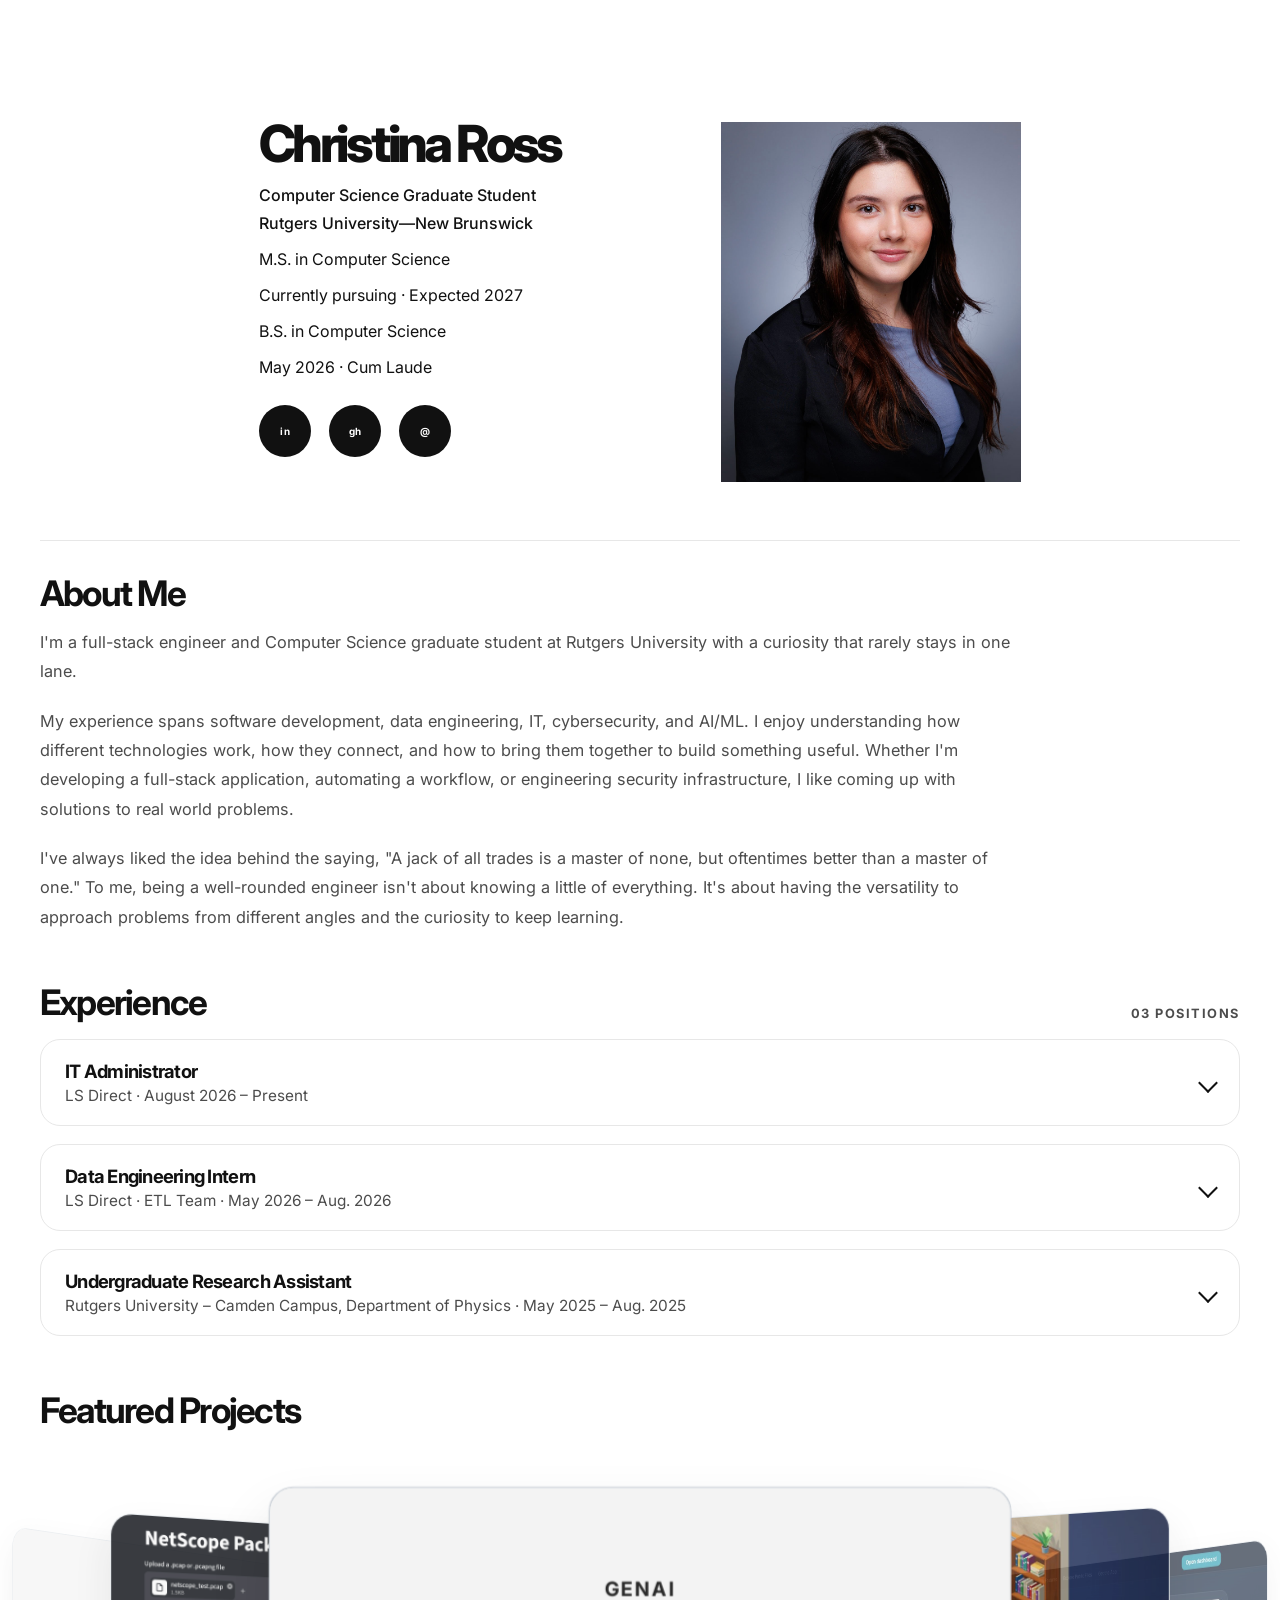
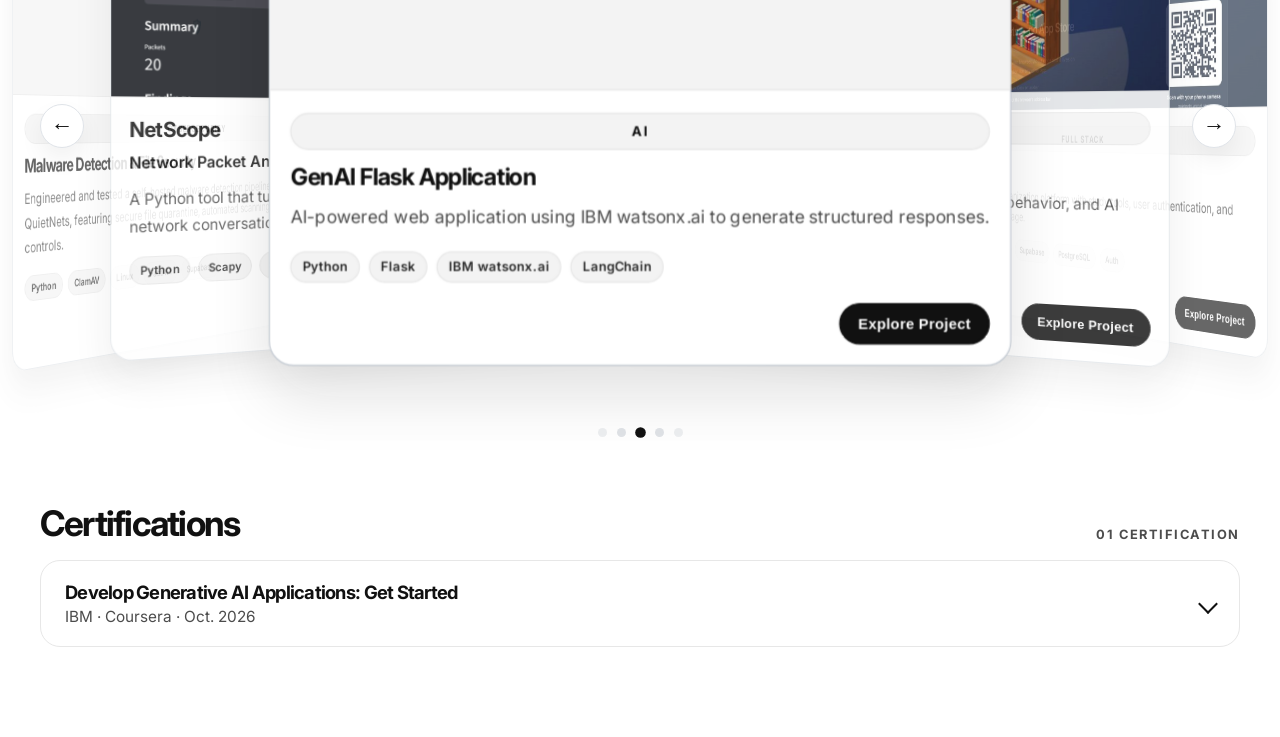
<file: index.html>
<!DOCTYPE html>
<html lang="en">
  <head>
    <meta charset="UTF-8" />
    <meta name="viewport" content="width=device-width, initial-scale=1.0" />
    <meta
      name="description"
      content="Christina Ross | Department of Computer Science, Rutgers-New Brunswick"
    />
    <title>Christina Ross</title>
    <link rel="preconnect" href="https://fonts.googleapis.com" />
    <link rel="preconnect" href="https://fonts.gstatic.com" crossorigin />
    <link
      href="https://fonts.googleapis.com/css2?family=Inter:wght@400;500;600;700;800;900&display=swap"
      rel="stylesheet"
    />
    <link rel="stylesheet" href="style.css?v=20261106b" />
  </head>
  <body>
    <div class="page-shell">
      <header class="hero" aria-label="Profile header">
        <div class="hero-copy">
          <h1>Christina Ross</h1>
          <p class="dept">Computer Science Graduate Student</p>
          <p class="school">Rutgers University—New Brunswick</p>

          <div class="credential-group">
            <p class="credential-line"><span class="credential-label">M.S. in Computer Science</span></p>
            <p class="credential-line"><span class="credential-muted">Currently pursuing · Expected 2027</span></p>
            <p class="credential-line"><span class="credential-label">B.S. in Computer Science</span></p>
            <p class="credential-line"><span class="credential-muted">May 2026 · Cum Laude</span></p>
          </div>

          <nav class="social-links" aria-label="Links">
            <a href="https://www.linkedin.com/in/christina-a-ross-0234b2216/" target="_blank" rel="noreferrer" aria-label="LinkedIn" class="icon-circle">in</a>
            <a href="https://github.com/Christinaaross" target="_blank" rel="noreferrer" aria-label="GitHub" class="icon-circle">gh</a>
            <a href="#" id="email-link" aria-label="Email" class="icon-circle">@</a>
          </nav>

        </div>

        <div class="photo-wrap">
          <img src="christina.jpg" alt="Portrait of Christina Ross" />
        </div>
      </header>

      <div class="divider" aria-hidden="true"></div>

      <main>
        <section class="about-section" aria-labelledby="about-me-heading">
          <h2 id="about-me-heading">About Me</h2>
          <p>
            I'm a full-stack engineer and Computer Science graduate student at Rutgers University with a curiosity that rarely stays in one lane.
          </p>
          <br>
          <p>
            My experience spans software development, data engineering, IT, cybersecurity, and AI/ML. I enjoy understanding how different technologies work, how they connect, and how to bring them together to build something useful. Whether I'm developing a full-stack application, automating a workflow, or engineering security infrastructure, I like coming up with solutions to real world problems.
          </p>
          <br> 
          <p>
            I've always liked the idea behind the saying, "A jack of all trades is a master of none, but oftentimes better than a master of one." To me, being a well-rounded engineer isn't about knowing a little of everything. It's about having the versatility to approach problems from different angles and the curiosity to keep learning.
          </p>
        </section>

        <section class="experience-section" aria-labelledby="experience-heading">
          <div class="section-header">
            <h2 id="experience-heading">Experience</h2>
            <span class="position-count">03 Positions</span>
          </div>

          <div class="experience-list">
            <details class="experience-item">
              <summary>
                <div class="summary-main">
                  <p class="job-title">IT Administrator</p>
                  <p class="company-line">LS Direct · August 2026 – Present</p>
                </div>
                <span class="chevron" aria-hidden="true"></span>
              </summary>
              <div class="details-content">
                <ul>
                  <li>Administer SFTP user and service accounts, handle SSH keys, client directory permissions, and SmartDash credentials to manage secure file transfers and application access.</li>
                  <li>Collaborate with clients and internal teams to resolve application access issues and support SFTP server migrations.</li>
                  <li>Develop and optimize an automated data removal dashboard to streamline removal requests and reduce manual processing.</li>
                  <li>Troubleshoot client SFTP connectivity issues involving DNS resolution, TCP ports, firewall restrictions, SSH key authentication, and access permissions to support secure, reliable file transfers.</li>
                </ul>
              </div>
            </details>

            <details class="experience-item">
              <summary>
                <div class="summary-main">
                  <p class="job-title">Data Engineering Intern</p>
                  <p class="company-line">LS Direct · ETL Team · May 2026 – Aug. 2026</p>
                </div>
                <span class="chevron" aria-hidden="true"></span>
              </summary>
              <div class="details-content">
                <ul>
                  <li><strong>Automated Census pipelines:</strong> Researched, designed, and developed Python and Apache Airflow pipelines to collect U.S. Census demographic, business, retail, labor, and population data for downstream reporting and analysis.</li>
                  <li><strong>Cloud data integration:</strong> Connected Census API ingestion with Google Cloud Storage and BigQuery external tables, making public datasets available for transformation and analysis.</li>
                  <li><strong>Data transformation:</strong> Built and staged dbt models to clean, validate, and organize raw data into structured datasets for analytical use.</li>
                  <li><strong>Data discovery and quality:</strong> Reviewed data fields and relationships between tables to assess dataset suitability and identify quality issues before downstream use.</li>
                  <li><strong>Client onboarding and migration support:</strong> Supported a client&rsquo;s transition to STORIS by updating ingestion configurations, processing historical files, validating incoming data, and confirming that the new feed loaded successfully.</li>
                  <li><strong>Testing and debugging:</strong> Investigated data and code issues across ingestion and transformation workflows, debugged pipeline failures, and verified that files and records loaded correctly.</li>
                </ul>
              </div>
            </details>

            <details class="experience-item">
              <summary>
                <div class="summary-main">
                  <p class="job-title">Undergraduate Research Assistant</p>
                  <p class="company-line">Rutgers University – Camden Campus, Department of Physics · May 2025 – Aug. 2025</p>
                </div>
                <span class="chevron" aria-hidden="true"></span>
              </summary>
              <div class="details-content">
                <ul>
                  <li>Enhanced Python scripts to improve the process of hundreds of molecular simulation outputs in agarose chain separation.</li>
                  <li>Improved analysis workflow by automating repetitive data processing tasks.</li>
                  <li>Collaborated with graduate researchers to integrate code for machine learning biopolymer analysis.</li>
                  <li>Featured on the <a href="https://sites.rutgers.edu/fang-lab/team/" target="_blank" rel="noreferrer">Fang Lab team page</a> (Rutgers University).</li>
                </ul>
              </div>
            </details>
          </div>
        </section>

        <section class="projects-section" aria-labelledby="projects-heading">
          <div class="section-header projects-header">
            <h2 id="projects-heading">Featured Projects</h2>
          </div>

          <div class="project-carousel" aria-label="Featured projects carousel">
            <button
              type="button"
              class="project-nav project-nav-prev"
              id="project-nav-prev"
              aria-label="Previous project"
            >
              <span aria-hidden="true">←</span>
            </button>

            <div class="project-stage">
              <div id="project-grid" class="project-grid" aria-live="polite"></div>
            </div>

            <button
              type="button"
              class="project-nav project-nav-next"
              id="project-nav-next"
              aria-label="Next project"
            >
              <span aria-hidden="true">→</span>
            </button>
          </div>

          <div class="project-pagination" id="project-pagination" aria-label="Project carousel pages"></div>

        </section>

        <section class="certifications-section" aria-labelledby="certifications-heading">
          <div class="section-header">
            <h2 id="certifications-heading">Certifications</h2>
            <span class="position-count">01 Certification</span>
          </div>

          <div class="experience-list">
            <details class="experience-item">
              <summary>
                <div class="summary-main">
                  <p class="job-title">Develop Generative AI Applications: Get Started</p>
                  <p class="company-line">IBM · Coursera · Oct. 2026</p>
                </div>
                <span class="chevron" aria-hidden="true"></span>
              </summary>
              <div class="details-content">
                <ul>
                  <li>Master the basics of GenAI and the LangChain framework, focusing on how prompt engineering and in-context learning enhance AI interactions.</li>
                  <li>Apply prompt templates, chains, and agents to create flexible and context-aware AI applications using LangChain's modular approach.</li>
                  <li>Develop a GenAI web application with Flask, integrating advanced features such as JSON output parsing for structured AI responses.</li>
                  <li>Evaluate and compare different language models to select the most suitable for specific use cases, ensuring optimal performance and reliability.</li>
                </ul>
                <div class="cert-links">
                  <a href="https://coursera.org/verify/CYQ5AQUZKXWO" target="_blank" rel="noreferrer">Verify on Coursera</a>
                </div>
              </div>
            </details>
          </div>
        </section>
      </main>
    </div>

    <div id="project-modal" class="project-modal" aria-hidden="true">
      <div class="project-modal-backdrop" data-close-modal></div>
      <div class="project-modal-dialog" role="dialog" aria-modal="true" aria-labelledby="project-modal-title">
        <button type="button" class="modal-close" aria-label="Close project details">×</button>

        <div class="modal-header">
          <div class="project-modal-category" id="project-modal-category"></div>
          <h3 id="project-modal-title"></h3>
          <p class="project-subtitle" id="project-modal-subtitle"></p>
        </div>

        <div class="project-detail-tabs" id="project-detail-tabs"></div>

        <div class="modal-content" id="project-tab-panels"></div>

        <div class="modal-links">
          <a id="project-github-link" href="#" target="_blank" rel="noreferrer">GitHub Repository</a>
          <a id="project-demo-link" href="#" target="_blank" rel="noreferrer">Live Demo</a>
        </div>
      </div>
    </div>

    <script>
      // Assemble the email address at runtime so it isn't plain text in the HTML.
      (function () {
        const emailLink = document.getElementById("email-link");
        if (!emailLink) return;
        const address = ["an.christina.ross", "gmail.com"].join(String.fromCharCode(64));
        emailLink.href = "mailto:" + address;
        emailLink.title = address;
      })();

      const projects = [
        {
          id: "genai-flask-application",
          title: "GenAI Flask Application",
          category: "AI",
          description:
            "AI-powered web application using IBM watsonx.ai to generate structured responses.",
          technologies: ["Python", "Flask", "IBM watsonx.ai", "LangChain"],
          tabs: ["overview", "tech"],
          overview:
            "This application combines a lightweight Flask backend with AI-driven prompting to generate structured, useful outputs for end users.",
          features: [
            "Prompt-based generation tailored to user requests",
            "Structured response handling for cleaner downstream use",
            "Integration with IBM watsonx.ai and LangChain primitives",
            "Simple, scalable web interface for interaction and experimentation"
          ],
          previewLabel: "GenAI"
        },
        {
          id: "threejs-game",
          title: "3D Graphics Game",
          category: "GRAPHICS",
          description:
            "Interactive 3D environment featuring animated characters, NPC behavior, and AI integration.",
          technologies: ["Three.js", "JavaScript", "WebGL", "GLTF"],
          tabs: ["overview", "contribution"],
          demo: "https://antarathapliyal31.github.io/ai_visual_project/harness/play.html",
          contributionHtml: `
            <h4>Owner NPC behavior</h4>
            <div class="modal-section">
              <h4>The Problem</h4>
              <p>Make the owner react realistically to the cat’s noise—wake up gradually, investigate, and spot the cat only when it’s visible.</p>
            </div>
            <div class="modal-section">
              <h4>My Approach</h4>
              <ul>
                <li><strong>Wake stages:</strong> Connect the wake meter to five stages: asleep → stirring → sitting up → standing → awake.</li>
                <li><strong>Add behavior:</strong> Make the owner investigate noises, search when they’re loud, check hiding spots, and return to bed when it’s quiet.</li>
              </ul>
            </div>
            <div class="modal-section">
              <h4>The Challenge</h4>
              <p>The challenge is making the NPC investigate the sound and then find the cat realistically.</p>
              <ul>
                <li><strong>Go toward the sound:</strong> Save where the noise happened and move the owner there.</li>
                <li><strong>Look for the cat:</strong> Check whether the cat is in view and whether furniture blocks it.</li>
                <li><strong>If spotted:</strong> Follow the cat, updating its location while visible.</li>
                <li><strong>If it hides:</strong> Search its last visible location and nearby hiding spots, then return to bed if nothing is found.</li>
              </ul>
            </div>
            <div class="modal-section">
              <h4>How It Works</h4>
              <ul>
                <li><strong>How does the NPC wake up?</strong> Noise increases a wake meter, moving it through asleep, stirring, sitting up, standing, and awake.</li>
                <li><strong>How does the NPC decide what to do?</strong> A behavior tree selects actions based on its wake stage and noise.</li>
                <li><strong>How does it see the cat?</strong> A viewing cone is for direction, and line-of-sight rays check whether furniture blocks the cat.</li>
                <li><strong>How does it move around furniture?</strong> It uses A* pathfinding between 12 waypoints.</li>
                <li><strong>Does distance affect its reaction?</strong> Yes—the same noise has a stronger effect near the bed than across the room.</li>
              </ul>
            </div>
            <div class="modal-section">
              <h4>Improvements to the NPC’s Behavior</h4>
              <ul>
                <li><strong>Better error handling:</strong> Improve the behavior tree so the owner can recover when a path is blocked, a destination is unreachable, or an action fails.</li>
                <li><strong>Track the cat’s last known position:</strong> Update the cat’s location while it’s visible. When it hides, investigate where it was last seen instead of knowing its hidden location.</li>
                <li><strong>More realistic searching:</strong> Check nearby hiding spots, then return to bed if the cat isn’t found and no new noises occur.</li>
              </ul>
            </div>
          `,
          overview:
            "A collaborative 3D environment where users explore a scene featuring animated entities, behavioral systems, and visually rich interactions.",
          features: [
            "3D scene construction using Three.js and WebGL",
            "Animated characters and NPC behavior systems",
            "Asset-driven design with GLTF models",
            "Interactive environment built for exploration and play"
          ],
          previewImage: "3d-game-preview.jpg",
          previewAlt: "3D game scene of the owner chasing the cat through an isometric bedroom",
          previewPosition: "center 55%",
          previewLabel: "3D"
        },
        {
          id: "quietnets",
          title: "QuietNets",
          category: "FULL STACK",
          description:
            "Productivity and organization platform with study tools, user authentication, and secure cloud file storage.",
          technologies: ["Next.js", "TypeScript", "Supabase", "PostgreSQL", "Auth"],
          demo: "https://quietnets.vercel.app",
          overview:
            "QuietNets is a full-stack application with study and organization tools, user authentication, and secure cloud file storage.",
          subtitle: "Security-first collaboration platform",
          sections: {
            overview: {
              heading: "Project overview",
              body: [
                "QuietNets was designed as a secure collaboration and file-sharing platform with strong emphasis on user trust, access control, and privacy-aware workflows.",
                "The application brings together study and organization tools, file storage, and user account systems in a single experience shaped around reliability and safe handling of uploaded data.",
                "I focused on designing a platform that balances usability with production-level security practices and system resilience."
              ],
              bullets: [
                "Built a full-stack app architecture for secure user collaboration and file exchange.",
                "Implemented access control patterns and privacy-first workflow design.",
                "Connected frontend, API, and storage logic into one cohesive user experience.",
                "Prepared the app for secure handling of uploaded content and account-driven interactions."
              ],
              quietNets: {
                title: "Product focus",
                text: "QuietNets is a user-facing platform that combines study and organization tools with secure file handling in an approachable experience while maintaining a strong engineering emphasis on safety and reliability."
              }
            },
            architecture: {
              heading: "System architecture",
              flow: [
                { title: "Frontend", subtitle: "Next.js / TypeScript", icon: "🖥️" },
                { title: "API layer", subtitle: "Secure request handling", icon: "⚙️" },
                { title: "Data storage", subtitle: "Supabase + PostgreSQL", icon: "🗄️" },
                { title: "Access control", subtitle: "RLS and auth policies", icon: "🔐" },
                { title: "User workflows", subtitle: "Study tools and file storage", icon: "✅" }
              ]
            },
            security: {
              heading: "Security and access considerations",
              items: [
                ["Authentication-first workflows", "User actions are designed around verified identities and protected routes."],
                ["Least-privilege access", "Permissions are scoped to the minimum necessary access for each workflow."],
                ["Secure file handling", "File uploads and release paths are treated as sensitive operations with validation controls."],
                ["Operational hardening", "Application logic and infrastructure are structured to support reliability and safer deployments."],
                ["Privacy-aware product design", "The system is built around trusted interactions and controlled data visibility."],
                ["Audit-friendly architecture", "Data flows and user actions are designed to be understandable, trackable, and maintainable."]
              ]
            },
            testing: {
              heading: "Quality and validation",
              stats: [
                ["UI flows", "User experience checks"],
                ["Auth checks", "Access validation"],
                ["Data flows", "Storage and request monitoring"],
                ["Release review", "Security-minded verification"]
              ],
              adversarial: [
                "Unauthorized access attempts and route validation",
                "Unverified file or content flows",
                "Permission edge cases across account roles",
                "User workflow validation for secure interaction paths",
                "Operational failure checks for resilient handling",
                "Security review of upload and release behavior"
              ],
              note: "This project emphasizes realistic product security patterns, production-minded design, and maintainable collaborative workflows."
            },
            tech: {
              heading: "Technologies and their roles",
              rows: [
                ["Next.js", "Frontend application and route-based interaction layer."],
                ["TypeScript", "Strongly typed application logic and maintainability."],
                ["Supabase", "Authentication, storage, and data-layer integration."],
                ["PostgreSQL", "Structured data storage and relational application data."],
                ["Row Level Security", "Granular access controls for protected data."],
                ["Auth flows", "Secure user sign-in and permission-driven workflows."]
              ]
            }
          },
          previewImage: "quietnets-preview.jpg",
          previewAlt: "QuietNets install page with setup steps for iPhone, Android, Windows, and Mac",
          previewLabel: "QN"
        },
        {
          id: "malware-detection-file-security",
          title: "Malware Detection & File Security",
          category: "CYBERSECURITY",
          description:
            "Engineered and tested a self-hosted malware detection pipeline integrated into QuietNets, featuring secure file quarantine, automated scanning, and access controls.",
          technologies: ["Python", "ClamAV", "Linux", "FastAPI", "Supabase"],
          overview:
            "This project addresses the core security challenge of safely handling uploaded files in a web application. I designed and implemented a self-hosted malware scanning pipeline for QuietNets that quarantines suspicious uploads, blocks unverified files, and enforces controlled release policies before content reaches end users.",
          subtitle: "Independent Security Engineering Project",
          realWorld:
            "QuietNets is the working full-stack application where this security pipeline was implemented and tested. The system protects user file uploads within the application by validating content and enforcing controlled access before files are released.",
          sections: {
            overview: {
              heading: "Project overview",
              body: [
                "Designed and deployed a self-hosted malware detection pipeline that scans uploaded files before allowing access to them.",
                "The system combines asynchronous background processing, file quarantine, antivirus scanning, and database-level access controls to prevent malicious or unverified files from reaching users.",
                "The workflow was implemented directly in QuietNets to protect real application file uploads while preserving a secure and auditable release process."
              ],
              bullets: [
                "Developed a Python-based scanning worker and REST API for secure file handling.",
                "Integrated ClamAV antivirus scanning with automated signature updates.",
                "Implemented quarantine, file verification, and secure release workflows.",
                "Deployed and hardened a Linux scanning environment for controlled execution."
              ],
              quietNets: {
                title: "Real-World Application: QuietNets",
                text: "This system protects file uploads in the QuietNets application, where files are validated in a secure pipeline before they are released to downstream users. The solution was designed to be practical, measurable, and production-aware while keeping the architecture focused on security and reliability."
              }
            },
            architecture: {
              heading: "System architecture",
              flow: [
                { title: "File upload", subtitle: "Next.js / Vercel", icon: "⇪" },
                { title: "Private quarantine", subtitle: "Supabase Storage + PostgreSQL", icon: "🔒" },
                { title: "Background worker", subtitle: "Oracle Linux · Python · FastAPI", icon: "⚙️" },
                { title: "ClamAV scanning", subtitle: "Signature-based detection", icon: "🛡️" },
                { title: "Verified release", subtitle: "Approved file or block", icon: "✅" }
              ]
            },
            security: {
              heading: "Security engineering controls",
              items: [
                ["Fail-closed architecture", "Unscanned, suspicious, or failed uploads cannot be released."],
                ["HMAC-SHA256 authentication", "Signed worker requests with timestamps, key IDs, nonces, and replay protection."],
                ["Least-privilege storage", "Private quarantine, Supabase Row Level Security, and server-only credentials."],
                ["Linux hardening", "SELinux enforcing, local scanner binding, restricted Unix socket, and systemd services."],
                ["File validation", "Size and content checks, archive protection, and SHA-256 integrity verification."],
                ["Recovery controls", "Job leases, bounded retries, and recovery flow for worker or scanner interruptions."]
              ]
            },
            testing: {
              heading: "Security validation",
              stats: [
                ["75/75", "Scanner tests"],
                ["50/50", "End-to-end tests"],
                ["30/30", "Database policy tests"],
                ["20/20", "Security unit tests"]
              ],
              adversarial: [
                "EICAR antivirus test files, including ZIP-contained samples",
                "Encrypted archives and decompression-bomb attempts",
                "File type and content mismatches",
                "Concurrent file uploads",
                "Scanner outages, retry behavior, and crash recovery",
                "Unauthorized file access and verified-file replacement attempts"
              ],
              note: "These are recorded results from the project’s test runs, not a formal security certification."
            },
            tech: {
              heading: "Technologies and their roles",
              rows: [
                ["Python", "Background scanning worker and service orchestration."],
                ["FastAPI / Uvicorn", "Local scanning API and request handling."],
                ["ClamAV / clamd", "Signature-based malware detection."],
                ["freshclam", "Antivirus signature updates."],
                ["Oracle Linux", "Self-hosted scanning infrastructure."],
                ["systemd", "Worker and scanner service management."],
                ["SELinux", "Operating system access restrictions."],
                ["Supabase / PostgreSQL", "Quarantine metadata, job state, and RLS."],
                ["Next.js / TypeScript", "Secure upload and job-management endpoints."],
                ["HMAC-SHA256", "Authenticated worker communications and request integrity." ]
              ]
            }
          },
          previewLabel: "🛡️"
        },
        {
          id: "netscope",
          title: "NetScope",
          cardSubtitle: "Network Packet Analyzer",
          modalTitle: "NetScope — Network Packet Analyzer",
          subtitle: "",
          description:
            "A Python tool that turns packet captures into readable traffic summaries, groups network conversations, and flags TCP resets and unanswered connection attempts.",
          technologies: ["Python", "Scapy", "Streamlit", "IPv4/IPv6"],
          tabs: ["overview"],
          cardButtonLabel: "View Project →",
          github: "https://github.com/Christinaaross/Network-Packet-Analyzer",
          githubLabel: "View Source on GitHub",
          overviewHtml: `
            <p>NetScope helps users inspect captured network traffic through a simple Streamlit dashboard. It reads <code>.pcap</code> and <code>.pcapng</code> files, organizes packet metadata into conversations, and highlights basic TCP connectivity issues.</p>
            <div class="modal-section">
              <h4>Why I Built It</h4>
              <p>My IT work involves troubleshooting client connectivity and secure file transfers. I built NetScope to deepen my understanding of networking protocols, strengthen my Python skills, and explore how packet-level evidence can support troubleshooting.</p>
            </div>
            <div class="modal-section">
              <h4>What It Does</h4>
              <ul>
                <li><strong>Parses packet captures:</strong> Reads <code>.pcap</code> and <code>.pcapng</code> files using Scapy, supporting both IPv4 and IPv6.</li>
                <li><strong>Extracts packet metadata:</strong> Identifies source and destination IP addresses, ports, timestamps, protocols, and TCP flags.</li>
                <li><strong>Groups conversations:</strong> Organizes related packets into flows so users can follow communication between endpoints.</li>
                <li><strong>Highlights TCP issues:</strong> Flags TCP resets and SYN packets without a matching SYN-ACK in the capture.</li>
                <li><strong>Displays and exports results:</strong> Presents traffic summaries and diagnostic findings in Streamlit, with JSON and HTML report exports.</li>
              </ul>
            </div>
            <div class="modal-section">
              <h4>How It Works</h4>
              <p>Uploaded captures are parsed into a consistent packet format, grouped into conversations, and evaluated using predefined diagnostic rules. The dashboard displays the resulting summaries and findings.</p>
            </div>
            <div class="modal-section">
              <h4>Current Scope</h4>
              <p>NetScope analyzes uploaded captures using rule-based diagnostics. Its findings describe what is visible in the capture; an unanswered connection attempt alone does not establish its cause or indicate malicious activity.</p>
            </div>
            <div class="modal-section">
              <h4>Technologies</h4>
              <p>Python · Scapy · Streamlit<br />Capture formats: PCAP / PCAPNG<br />Network support: IPv4 / IPv6<br />Report exports: JSON / HTML</p>
            </div>
          `,
          previewImage: "netscope-preview.png",
          previewAlt: "NetScope dashboard showing packet, flow, and findings summary",
          previewLabel: "📡"
        }
      ];

      const projectGrid = document.getElementById("project-grid");
      const projectModal = document.getElementById("project-modal");
      const projectModalTitle = document.getElementById("project-modal-title");
      const projectModalSubtitle = document.getElementById("project-modal-subtitle");
      const projectModalCategory = document.getElementById("project-modal-category");
      const projectDetailTabs = document.getElementById("project-detail-tabs");
      const projectTabPanels = document.getElementById("project-tab-panels");
      const projectGithubLink = document.getElementById("project-github-link");
      const projectDemoLink = document.getElementById("project-demo-link");
      const projectPagination = document.getElementById("project-pagination");
      const projectNavPrev = document.getElementById("project-nav-prev");
      const projectNavNext = document.getElementById("project-nav-next");
      let currentProject = null;
      let activeTab = "overview";
      let activeProjectIndex = 0;
      let dragStartX = 0;
      let dragOffset = 0;
      let isDragging = false;

      function getProjectSections(project) {
        if (project.sections) {
          return project.sections;
        }

        return {
          overview: {
            heading: "Project overview",
            body: [
              project.overview || project.description,
              "This project highlights the implementation approach, technical decisions, and the resulting user experience."
            ],
            bullets: Array.isArray(project.features) ? project.features : [project.description],
            quietNets: {
              title: "Project highlights",
              text: project.description
            }
          },
          architecture: {
            heading: "Implementation approach",
            flow: [
              { title: "Frontend", subtitle: "User experience and interaction design", icon: "🖥️" },
              { title: "Logic layer", subtitle: "Application behavior and integration pattern", icon: "⚙️" },
              { title: "Core stack", subtitle: "Technologies used in the build", icon: "🧩" }
            ]
          },
          security: {
            heading: "Key implementation notes",
            items: [
              ["Product focus", project.description],
              ["Architecture", "Built to support clean interaction flows and maintainable implementation patterns."],
              ["Technical stack", project.technologies.join(", ") + "."],
              ["Outcome", "Designed to create a useful, polished demo or deployable application experience."]
            ]
          },
          testing: {
            heading: "Validation and quality",
            stats: [
              ["Build", "Implementation-focused"],
              ["UX", "User-facing design"],
              ["Code", "Reusable structure"],
              ["Outcome", "Working experience"]
            ],
            adversarial: [
              "Functional validation of core project behavior",
              "Interface review for usability and clarity",
              "Architecture review for maintainability and extensibility",
              "Testing across the feature set and user interactions"
            ],
            note: "This project retains the same portfolio content while surfacing the core implementation details in the detail modal."
          },
          tech: {
            heading: "Technologies used",
            rows: (project.technologies || []).map((tech) => [tech, "Used in the final project implementation."])
          }
        };
      }

      function moveProject(step) {
        activeProjectIndex = (activeProjectIndex + step + projects.length) % projects.length;
        updateProjectCarousel();
      }

      // The active project's dot always sits in the middle, with the
      // neighbouring projects on either side so the carousel reads as a loop.
      function updatePagination() {
        const reach = Math.floor(projects.length / 2);
        const offsets = [];
        for (let offset = -reach; offset <= reach; offset += 1) {
          offsets.push(offset);
        }

        projectPagination.innerHTML = offsets
          .map((offset) => {
            const index = (activeProjectIndex + offset + projects.length) % projects.length;
            const distance = Math.abs(offset);
            return `
              <button
                type="button"
                class="project-page-indicator ${offset === 0 ? "is-active" : ""}"
                style="opacity: ${offset === 0 ? 1 : Math.max(0.35, 1 - distance * 0.3)}"
                aria-label="${offset === 0 ? "Current project" : `Go to ${projects[index].title}`}"
                ${offset === 0 ? 'aria-current="true"' : ""}
                data-step="${offset}"
              ></button>
            `;
          })
          .join("");

        projectPagination.querySelectorAll("button").forEach((button) => {
          button.addEventListener("click", () => {
            moveProject(Number(button.dataset.step));
          });
        });
      }

      function createProjectCard(project, index) {
        const card = document.createElement("article");
        card.className = "project-card";
        card.dataset.index = String(index);
        card.tabIndex = 0;
        card.setAttribute("role", "button");
        card.setAttribute("aria-label", `Show ${project.title}`);
        card.setAttribute("aria-current", index === activeProjectIndex ? "true" : "false");

        const preview = document.createElement("div");
        preview.className = "project-preview";
        preview.innerHTML = project.previewImage
          ? `<img class="project-preview-image" src="${project.previewImage}" alt="${project.previewAlt || project.title}"${project.previewPosition ? ` style="object-position: ${project.previewPosition}"` : ""} loading="lazy" draggable="false" />`
          : `<span class="project-preview-icon">${project.previewLabel}</span>`;

        const content = document.createElement("div");
        content.className = "project-content";
        content.innerHTML = `
          ${project.category ? `<div class="project-category">${project.category}</div>` : ""}
          <h3>${project.title}</h3>
          ${project.cardSubtitle ? `<p class="project-card-subtitle">${project.cardSubtitle}</p>` : ""}
          <p>${project.description}</p>
          <div class="tech-tags">
            ${project.technologies.map((tag) => `<span>${tag}</span>`).join("")}
          </div>
          <div class="project-card-actions">
            <button type="button" class="project-explore-button">${project.cardButtonLabel || "Explore Project"}</button>
          </div>
        `;

        const exploreButton = content.querySelector(".project-explore-button");
        exploreButton.tabIndex = 0;
        exploreButton.onclick = (event) => {
          if (event.button !== undefined && event.button !== 0) {
            return;
          }

          event.preventDefault();
          event.stopPropagation();
          activeProjectIndex = index;
          updateProjectCarousel();
          openProjectDetails(project);
        };

        exploreButton.addEventListener("keydown", (event) => {
          if (event.key === "Enter" || event.key === " ") {
            event.preventDefault();
            event.stopPropagation();
            activeProjectIndex = index;
            updateProjectCarousel();
            openProjectDetails(project);
          }
        });

        card.onclick = (event) => {
          if (event.button !== undefined && event.button !== 0) {
            return;
          }

          if (event.target && event.target.closest(".project-explore-button")) {
            return;
          }

          if (index !== activeProjectIndex) {
            activeProjectIndex = index;
            updateProjectCarousel();
          }

          openProjectDetails(project);
        };

        card.addEventListener("focus", () => {
          if (index !== activeProjectIndex) {
            activeProjectIndex = index;
            updateProjectCarousel();
          }
        });

        card.addEventListener("keydown", (event) => {
          if (event.key === "ArrowLeft") {
            event.preventDefault();
            moveProject(-1);
          }

          if (event.key === "ArrowRight") {
            event.preventDefault();
            moveProject(1);
          }

          if (event.key === "Enter" || event.key === " ") {
            event.preventDefault();
            event.stopPropagation();
            if (index !== activeProjectIndex) {
              activeProjectIndex = index;
              updateProjectCarousel();
            }
            openProjectDetails(project);
          }
        });

        card.appendChild(preview);
        card.appendChild(content);
        return card;
      }

      function updateProjectCarousel() {
        const cards = Array.from(projectGrid.children);

        cards.forEach((card, cardIndex) => {
          const offset = ((cardIndex - activeProjectIndex + projects.length) % projects.length);
          const normalizedOffset = offset > projects.length / 2 ? offset - projects.length : offset;
          const absOffset = Math.abs(normalizedOffset);
          const isVisible = absOffset <= 4;
          const isCenter = normalizedOffset === 0;

          card.style.opacity = isVisible ? String(Math.max(0.22, 1 - absOffset * 0.18)) : "0";
          card.style.visibility = isVisible ? "visible" : "hidden";
          card.style.pointerEvents = isVisible ? "auto" : "none";
          card.style.zIndex = String(100 - absOffset);

          if (!isVisible) {
            card.style.transform = "translate(-50%, -50%) translateX(0px) translateZ(-240px) rotateY(0deg) scale(0.7)";
            return;
          }

          const offsetX = normalizedOffset * 220 + dragOffset * 0.28;
          const translateZ = isCenter ? 200 : 90 - absOffset * 40;
          const rotateY = normalizedOffset * -34;
          const scale = isCenter ? 1 : 1 - absOffset * 0.1;
          const yOffset = isCenter ? 0 : absOffset * 10;

          card.style.transform = `translate(-50%, -50%) translateX(${offsetX}px) translateY(${yOffset}px) translateZ(${translateZ}px) rotateY(${rotateY}deg) scale(${scale})`;
          card.classList.toggle("is-active", isCenter);
          card.classList.toggle("is-side", !isCenter);
          card.setAttribute("aria-current", isCenter ? "true" : "false");
        });

        updatePagination();
      }

      function renderTabs() {
        const tabs = [
          { id: "overview", label: "Overview" },
          { id: "contribution", label: "My Contribution" },
          { id: "architecture", label: "Architecture" },
          { id: "security", label: "Security" },
          { id: "testing", label: "Testing" },
          { id: "tech", label: "Tech Stack" }
        ].filter((tab) => !currentProject.tabs || currentProject.tabs.includes(tab.id));

        projectDetailTabs.innerHTML = tabs
          .map(
            (tab) => `
              <button type="button" class="${tab.id === activeTab ? "active" : ""}" data-tab="${tab.id}">
                ${tab.label}
              </button>
            `
          )
          .join("");

        projectDetailTabs.querySelectorAll("button").forEach((button) => {
          button.addEventListener("click", () => {
            activeTab = button.dataset.tab;
            renderTabs();
            renderTabContent();
          });
        });
      }

      function renderTabContent() {
        if (!currentProject) return;
        const sections = getProjectSections(currentProject);
        const sectionContent = sections[activeTab];

        if (activeTab === "contribution") {
          projectTabPanels.innerHTML = `
            <div class="tab-panel active">
              <div class="project-kicker">My Contribution</div>
              ${currentProject.contributionHtml || ""}
            </div>
          `;
          return;
        }

        if (!sectionContent && !(activeTab === "overview" && currentProject.overviewHtml)) return;

        const generated = [];

        if (activeTab === "overview" && currentProject.overviewHtml) {
          generated.push(`<div class="tab-panel active">${currentProject.overviewHtml}</div>`);
        } else if (activeTab === "overview") {
          generated.push(`
            <div class="tab-panel active">
              <div class="project-kicker">Overview</div>
              <h4>${sectionContent.heading}</h4>
              ${sectionContent.body.map((paragraph) => `<p>${paragraph}</p>`).join("")}
              <div class="project-quietnets">
                <h5>${sectionContent.quietNets.title}</h5>
                <p>${sectionContent.quietNets.text}</p>
              </div>
              <div class="modal-section">
                <h4>Key contributions</h4>
                <ul>
                  ${sectionContent.bullets.map((item) => `<li>${item}</li>`).join("")}
                </ul>
              </div>
            </div>
          `);
        }

        if (activeTab === "architecture") {
          generated.push(`
            <div class="tab-panel active">
              <div class="project-kicker">Architecture</div>
              <h4>${sectionContent.heading}</h4>
              <div class="architecture-flow">
                ${sectionContent.flow
                  .map(
                    (item, index) => `
                      <div>
                        <div class="arch-box">
                          <div class="icon">${item.icon}</div>
                          <strong>${item.title}</strong>
                          <span>${item.subtitle}</span>
                        </div>
                        ${index < sectionContent.flow.length - 1 ? '<div class="arch-arrow">↓</div>' : ""}
                      </div>
                    `
                  )
                  .join("")}
              </div>
            </div>
          `);
        }

        if (activeTab === "security") {
          generated.push(`
            <div class="tab-panel active">
              <div class="project-kicker">Security Engineering</div>
              <h4>${sectionContent.heading}</h4>
              <div class="security-checklist">
                ${sectionContent.items
                  .map(
                    ([title, text]) => `
                      <div class="issue"><strong>${title}</strong><span>${text}</span></div>
                    `
                  )
                  .join("")}
              </div>
            </div>
          `);
        }

        if (activeTab === "testing") {
          generated.push(`
            <div class="tab-panel active">
              <div class="project-kicker">Security Testing</div>
              <h4>${sectionContent.heading}</h4>
              <div class="test-grid">
                ${sectionContent.stats
                  .map(
                    ([value, label]) => `
                      <div class="test-stat">
                        <strong>${value}</strong>
                        <span>${label}</span>
                      </div>
                    `
                  )
                  .join("")}
              </div>
              <div class="modal-section">
                <h4>Attack and failure scenarios tested</h4>
                <ul class="adversarial-list">
                  ${sectionContent.adversarial.map((item) => `<li>${item}</li>`).join("")}
                </ul>
              </div>
              <p class="note-text">${sectionContent.note}</p>
            </div>
          `);
        }

        if (activeTab === "tech") {
          generated.push(`
            <div class="tab-panel active">
              <div class="project-kicker">Technologies</div>
              <h4>${sectionContent.heading}</h4>
              <div class="tech-table">
                ${sectionContent.rows
                  .map(
                    ([tech, purpose]) => `
                      <div class="tech-row"><strong>${tech}</strong><span>${purpose}</span></div>
                    `
                  )
                  .join("")}
              </div>
            </div>
          `);
        }

        projectTabPanels.innerHTML = generated.join("");
      }

      function openProjectDetails(project) {
        currentProject = project;
        activeTab = "overview";
        projectModalTitle.textContent = project.modalTitle || project.title;
        projectModalSubtitle.textContent = project.subtitle ?? project.description;
        projectModalSubtitle.hidden = !projectModalSubtitle.textContent;
        projectModalCategory.textContent = project.category || "";
        projectModalCategory.hidden = !project.category;
        projectGithubLink.textContent = project.githubLabel || "GitHub Repository";
        projectGithubLink.href = project.github || "#";
        projectGithubLink.hidden = !project.github;
        projectDemoLink.href = project.demo || "#";
        projectDemoLink.hidden = !project.demo;
        renderTabs();
        renderTabContent();
        projectModal.classList.add("is-visible");
        projectModal.setAttribute("aria-hidden", "false");
      }

      function closeProjectDetails() {
        projectModal.classList.remove("is-visible");
        projectModal.setAttribute("aria-hidden", "true");
      }

      document.querySelectorAll("[data-close-modal]").forEach((button) => {
        button.addEventListener("click", closeProjectDetails);
      });

      document.querySelector(".modal-close").addEventListener("click", closeProjectDetails);

      document.addEventListener("keydown", (event) => {
        if (event.key === "Escape" && projectModal.classList.contains("is-visible")) {
          closeProjectDetails();
        }

        if (event.key === "ArrowLeft") {
          moveProject(-1);
        }

        if (event.key === "ArrowRight") {
          moveProject(1);
        }
      });

      projectNavPrev.addEventListener("click", () => moveProject(-1));
      projectNavNext.addEventListener("click", () => moveProject(1));

      // Only treat the gesture as a drag once the pointer moves past a small
      // threshold, so plain clicks still reach the card and its button.
      const DRAG_THRESHOLD = 8;
      let pointerIsDown = false;
      let suppressNextClick = false;

      projectGrid.addEventListener("pointerdown", (event) => {
        if (event.button !== 0) return;
        pointerIsDown = true;
        isDragging = false;
        suppressNextClick = false;
        dragStartX = event.clientX;
        dragOffset = 0;
      });

      projectGrid.addEventListener("pointermove", (event) => {
        if (!pointerIsDown || event.buttons === 0) {
          pointerIsDown = false;
          return;
        }
        const deltaX = event.clientX - dragStartX;

        if (!isDragging && Math.abs(deltaX) > DRAG_THRESHOLD) {
          isDragging = true;
          projectGrid.setPointerCapture(event.pointerId);
        }

        if (!isDragging) return;
        dragOffset = deltaX;
        updateProjectCarousel();
      });

      projectGrid.addEventListener("pointerup", (event) => {
        if (!pointerIsDown) return;
        pointerIsDown = false;

        if (!isDragging) return;

        if (Math.abs(event.clientX - dragStartX) > 60) {
          moveProject(event.clientX < dragStartX ? 1 : -1);
        }

        suppressNextClick = true;
        dragOffset = 0;
        isDragging = false;
        updateProjectCarousel();
      });

      projectGrid.addEventListener("pointercancel", () => {
        pointerIsDown = false;
        if (!isDragging) return;
        dragOffset = 0;
        isDragging = false;
        updateProjectCarousel();
      });

      // Swallow the click that follows a drag so swiping doesn't open the modal.
      projectGrid.addEventListener(
        "click",
        (event) => {
          if (suppressNextClick) {
            suppressNextClick = false;
            event.stopPropagation();
            event.preventDefault();
          }
        },
        true
      );

      projects.forEach((project, index) => {
        projectGrid.appendChild(createProjectCard(project, index));
      });

      // The centre card is pushed toward the viewer (translateZ 200 with a
      // 1800px perspective), so it renders ~12.5% larger than its layout size.
      // Size the stage to fit that, plus breathing room above and below.
      const projectStage = document.querySelector(".project-stage");
      const STAGE_PERSPECTIVE = 1800;
      const CENTER_CARD_Z = 200;
      const STAGE_BREATHING_ROOM = 5;

      function fitStageToCards() {
        const tallestCard = Math.max(...Array.from(projectGrid.children, (card) => card.offsetHeight));
        const projectedScale = STAGE_PERSPECTIVE / (STAGE_PERSPECTIVE - CENTER_CARD_Z);
        projectStage.style.height = `${Math.ceil(tallestCard * projectedScale + STAGE_BREATHING_ROOM * 2)}px`;
      }

      fitStageToCards();
      window.addEventListener("resize", fitStageToCards);
      if (document.fonts) {
        document.fonts.ready.then(fitStageToCards);
      }

      updateProjectCarousel();
    </script>
  </body>
</html>
</file>
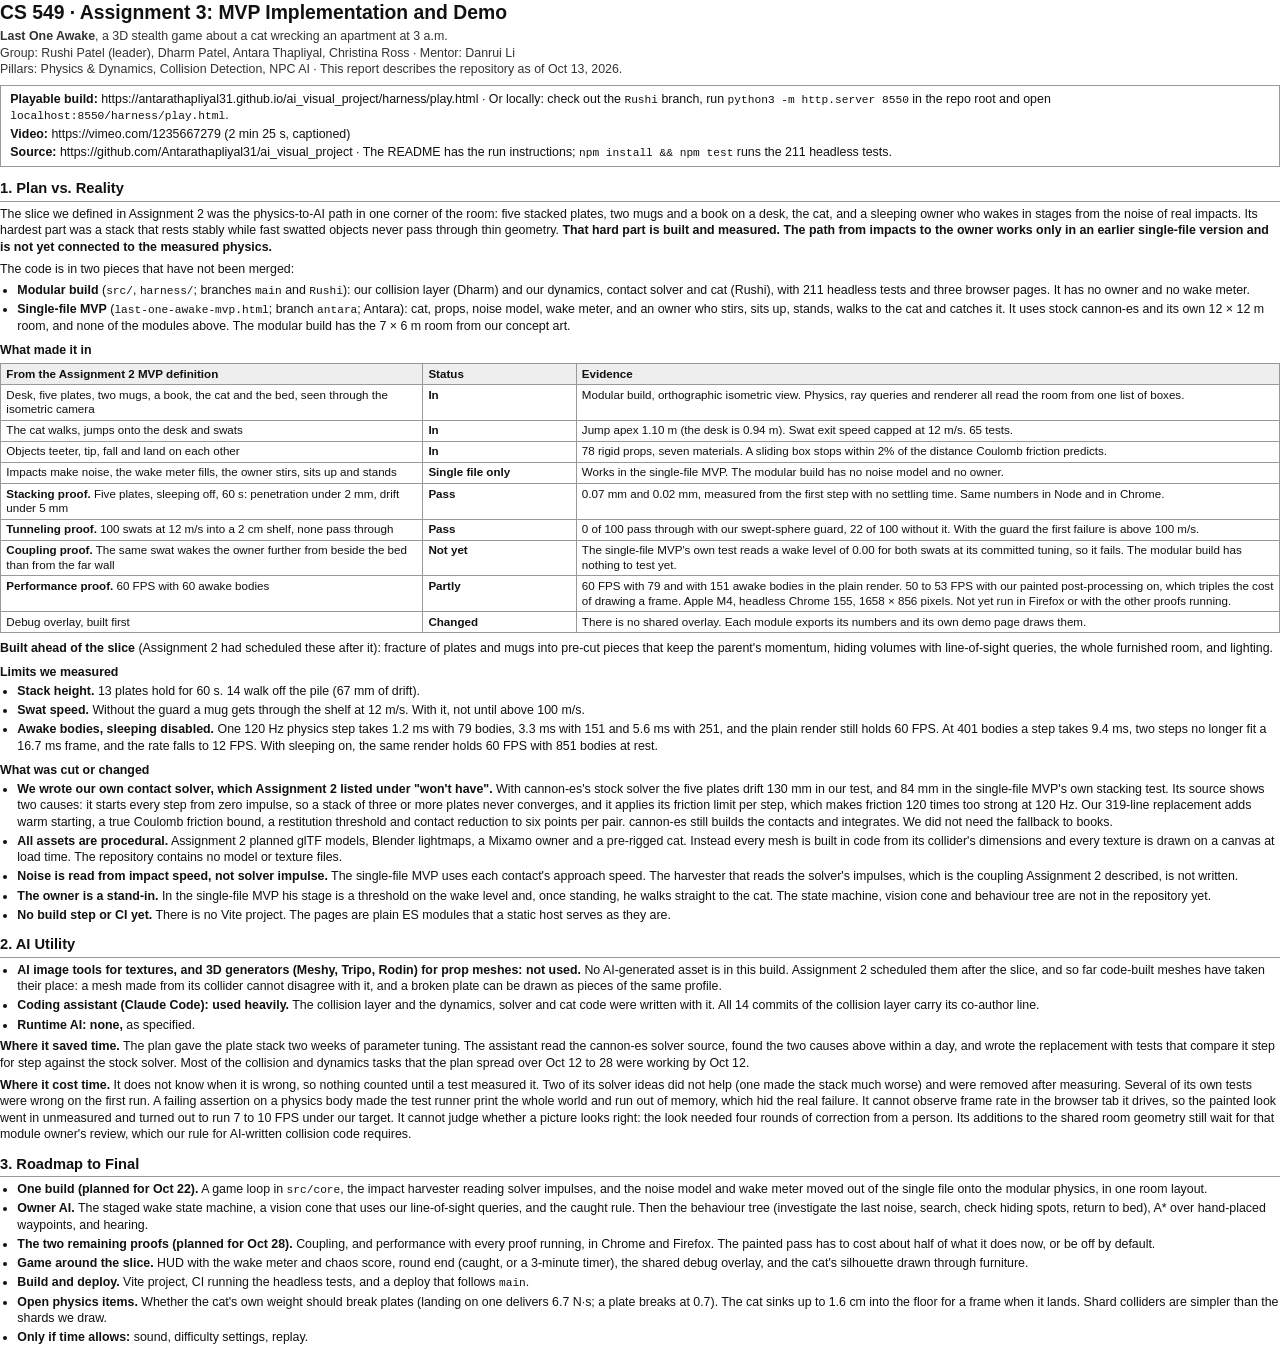
<file: AI Visual Comp graphics/ai_visual_project/docs/Assignment3_Last_One_Awake.html>
<!doctype html>
<html lang="en">
<head>
<meta charset="utf-8">
<title>CS 549 Assignment 3: Last One Awake</title>
<style>
  @page { size: Letter; margin: 0.5in 0.6in; }
  * { box-sizing: border-box; }
  body { font: 9.3pt/1.33 "Helvetica Neue", Helvetica, Arial, sans-serif; color: #111; margin: 0; }
  h1 { font-size: 14.5pt; margin: 0 0 2pt; }
  h2 { font-size: 11pt; margin: 9pt 0 3pt; padding-bottom: 1.5pt; border-bottom: 0.75pt solid #999; }
  h3 { font-size: 9.3pt; margin: 6pt 0 1.5pt; }
  p { margin: 0 0 4pt; }
  .meta { color: #333; margin-bottom: 5pt; }
  .links { border: 0.75pt solid #999; padding: 4pt 7pt; margin: 4pt 0 2pt; }
  .links p { margin: 0 0 1.5pt; }
  .links p:last-child { margin: 0; }
  code { font: 8.4pt Menlo, Consolas, monospace; }
  ul { margin: 0 0 4pt; padding-left: 13pt; }
  li { margin-bottom: 2pt; }
  table { border-collapse: collapse; width: 100%; margin: 3pt 0 5pt; font-size: 8.7pt; line-height: 1.27; }
  th, td { border: 0.5pt solid #999; padding: 2pt 4pt; vertical-align: top; text-align: left; }
  th { background: #eee; }
  td.s { white-space: nowrap; font-weight: 600; }
  tr { break-inside: avoid; }
  h2, h3 { break-after: avoid; }
</style>
</head>
<body>

<h1>CS 549 · Assignment 3: MVP Implementation and Demo</h1>
<p class="meta"><b>Last One Awake</b>, a 3D stealth game about a cat wrecking an apartment at 3 a.m.<br>
Group: Rushi Patel (leader), Dharm Patel, Antara Thapliyal, Christina Ross · Mentor: Danrui Li<br>
Pillars: Physics &amp; Dynamics, Collision Detection, NPC AI · This report describes the repository as of Oct 13, 2026.</p>

<div class="links">
  <p><b>Playable build:</b> https://antarathapliyal31.github.io/ai_visual_project/harness/play.html · Or locally: check out the <code>Rushi</code> branch, run <code>python3 -m http.server 8550</code> in the repo root and open <code>localhost:8550/harness/play.html</code>.</p>
  <p><b>Video:</b> https://vimeo.com/1235667279 (2 min 25 s, captioned)</p>
  <p><b>Source:</b> https://github.com/Antarathapliyal31/ai_visual_project · The README has the run instructions; <code>npm install &amp;&amp; npm test</code> runs the 211 headless tests.</p>
</div>

<h2>1. Plan vs. Reality</h2>

<p>The slice we defined in Assignment 2 was the physics-to-AI path in one corner of the room: five stacked plates, two mugs and a book on a desk, the cat, and a sleeping owner who wakes in stages from the noise of real impacts. Its hardest part was a stack that rests stably while fast swatted objects never pass through thin geometry. <b>That hard part is built and measured. The path from impacts to the owner works only in an earlier single-file version and is not yet connected to the measured physics.</b></p>

<p>The code is in two pieces that have not been merged:</p>
<ul>
  <li><b>Modular build</b> (<code>src/</code>, <code>harness/</code>; branches <code>main</code> and <code>Rushi</code>): our collision layer (Dharm) and our dynamics, contact solver and cat (Rushi), with 211 headless tests and three browser pages. It has no owner and no wake meter.</li>
  <li><b>Single-file MVP</b> (<code>last-one-awake-mvp.html</code>; branch <code>antara</code>; Antara): cat, props, noise model, wake meter, and an owner who stirs, sits up, stands, walks to the cat and catches it. It uses stock cannon-es and its own 12 × 12 m room, and none of the modules above. The modular build has the 7 × 6 m room from our concept art.</li>
</ul>

<h3>What made it in</h3>
<table>
  <tr><th style="width:33%">From the Assignment 2 MVP definition</th><th style="width:12%">Status</th><th>Evidence</th></tr>
  <tr><td>Desk, five plates, two mugs, a book, the cat and the bed, seen through the isometric camera</td><td class="s">In</td><td>Modular build, orthographic isometric view. Physics, ray queries and renderer all read the room from one list of boxes.</td></tr>
  <tr><td>The cat walks, jumps onto the desk and swats</td><td class="s">In</td><td>Jump apex 1.10 m (the desk is 0.94 m). Swat exit speed capped at 12 m/s. 65 tests.</td></tr>
  <tr><td>Objects teeter, tip, fall and land on each other</td><td class="s">In</td><td>78 rigid props, seven materials. A sliding box stops within 2% of the distance Coulomb friction predicts.</td></tr>
  <tr><td>Impacts make noise, the wake meter fills, the owner stirs, sits up and stands</td><td class="s">Single file only</td><td>Works in the single-file MVP. The modular build has no noise model and no owner.</td></tr>
  <tr><td><b>Stacking proof.</b> Five plates, sleeping off, 60 s: penetration under 2 mm, drift under 5 mm</td><td class="s">Pass</td><td>0.07 mm and 0.02 mm, measured from the first step with no settling time. Same numbers in Node and in Chrome.</td></tr>
  <tr><td><b>Tunneling proof.</b> 100 swats at 12 m/s into a 2 cm shelf, none pass through</td><td class="s">Pass</td><td>0 of 100 pass through with our swept-sphere guard, 22 of 100 without it. With the guard the first failure is above 100 m/s.</td></tr>
  <tr><td><b>Coupling proof.</b> The same swat wakes the owner further from beside the bed than from the far wall</td><td class="s">Not yet</td><td>The single-file MVP's own test reads a wake level of 0.00 for both swats at its committed tuning, so it fails. The modular build has nothing to test yet.</td></tr>
  <tr><td><b>Performance proof.</b> 60 FPS with 60 awake bodies</td><td class="s">Partly</td><td>60 FPS with 79 and with 151 awake bodies in the plain render. 50 to 53 FPS with our painted post-processing on, which triples the cost of drawing a frame. Apple M4, headless Chrome 155, 1658 × 856 pixels. Not yet run in Firefox or with the other proofs running.</td></tr>
  <tr><td>Debug overlay, built first</td><td class="s">Changed</td><td>There is no shared overlay. Each module exports its numbers and its own demo page draws them.</td></tr>
</table>

<p><b>Built ahead of the slice</b> (Assignment 2 had scheduled these after it): fracture of plates and mugs into pre-cut pieces that keep the parent's momentum, hiding volumes with line-of-sight queries, the whole furnished room, and lighting.</p>

<h3>Limits we measured</h3>
<ul>
  <li><b>Stack height.</b> 13 plates hold for 60 s. 14 walk off the pile (67 mm of drift).</li>
  <li><b>Swat speed.</b> Without the guard a mug gets through the shelf at 12 m/s. With it, not until above 100 m/s.</li>
  <li><b>Awake bodies, sleeping disabled.</b> One 120 Hz physics step takes 1.2 ms with 79 bodies, 3.3 ms with 151 and 5.6 ms with 251, and the plain render still holds 60 FPS. At 401 bodies a step takes 9.4 ms, two steps no longer fit a 16.7 ms frame, and the rate falls to 12 FPS. With sleeping on, the same render holds 60 FPS with 851 bodies at rest.</li>
</ul>

<h3>What was cut or changed</h3>
<ul>
  <li><b>We wrote our own contact solver, which Assignment 2 listed under "won't have".</b> With cannon-es's stock solver the five plates drift 130 mm in our test, and 84 mm in the single-file MVP's own stacking test. Its source shows two causes: it starts every step from zero impulse, so a stack of three or more plates never converges, and it applies its friction limit per step, which makes friction 120 times too strong at 120 Hz. Our 319-line replacement adds warm starting, a true Coulomb friction bound, a restitution threshold and contact reduction to six points per pair. cannon-es still builds the contacts and integrates. We did not need the fallback to books.</li>
  <li><b>All assets are procedural.</b> Assignment 2 planned glTF models, Blender lightmaps, a Mixamo owner and a pre-rigged cat. Instead every mesh is built in code from its collider's dimensions and every texture is drawn on a canvas at load time. The repository contains no model or texture files.</li>
  <li><b>Noise is read from impact speed, not solver impulse.</b> The single-file MVP uses each contact's approach speed. The harvester that reads the solver's impulses, which is the coupling Assignment 2 described, is not written.</li>
  <li><b>The owner is a stand-in.</b> In the single-file MVP his stage is a threshold on the wake level and, once standing, he walks straight to the cat. The state machine, vision cone and behaviour tree are not in the repository yet.</li>
  <li><b>No build step or CI yet.</b> There is no Vite project. The pages are plain ES modules that a static host serves as they are.</li>
</ul>

<h2>2. AI Utility</h2>
<ul>
  <li><b>AI image tools for textures, and 3D generators (Meshy, Tripo, Rodin) for prop meshes: not used.</b> No AI-generated asset is in this build. Assignment 2 scheduled them after the slice, and so far code-built meshes have taken their place: a mesh made from its collider cannot disagree with it, and a broken plate can be drawn as pieces of the same profile.</li>
  <li><b>Coding assistant (Claude Code): used heavily.</b> The collision layer and the dynamics, solver and cat code were written with it. All 14 commits of the collision layer carry its co-author line.</li>
  <li><b>Runtime AI: none,</b> as specified.</li>
</ul>
<p><b>Where it saved time.</b> The plan gave the plate stack two weeks of parameter tuning. The assistant read the cannon-es solver source, found the two causes above within a day, and wrote the replacement with tests that compare it step for step against the stock solver. Most of the collision and dynamics tasks that the plan spread over Oct 12 to 28 were working by Oct 12.</p>
<p><b>Where it cost time.</b> It does not know when it is wrong, so nothing counted until a test measured it. Two of its solver ideas did not help (one made the stack much worse) and were removed after measuring. Several of its own tests were wrong on the first run. A failing assertion on a physics body made the test runner print the whole world and run out of memory, which hid the real failure. It cannot observe frame rate in the browser tab it drives, so the painted look went in unmeasured and turned out to run 7 to 10 FPS under our target. It cannot judge whether a picture looks right: the look needed four rounds of correction from a person. Its additions to the shared room geometry still wait for that module owner's review, which our rule for AI-written collision code requires.</p>

<h2>3. Roadmap to Final</h2>
<ul>
  <li><b>One build (planned for Oct 22).</b> A game loop in <code>src/core</code>, the impact harvester reading solver impulses, and the noise model and wake meter moved out of the single file onto the modular physics, in one room layout.</li>
  <li><b>Owner AI.</b> The staged wake state machine, a vision cone that uses our line-of-sight queries, and the caught rule. Then the behaviour tree (investigate the last noise, search, check hiding spots, return to bed), A* over hand-placed waypoints, and hearing.</li>
  <li><b>The two remaining proofs (planned for Oct 28).</b> Coupling, and performance with every proof running, in Chrome and Firefox. The painted pass has to cost about half of what it does now, or be off by default.</li>
  <li><b>Game around the slice.</b> HUD with the wake meter and chaos score, round end (caught, or a 3-minute timer), the shared debug overlay, and the cat's silhouette drawn through furniture.</li>
  <li><b>Build and deploy.</b> Vite project, CI running the headless tests, and a deploy that follows <code>main</code>.</li>
  <li><b>Open physics items.</b> Whether the cat's own weight should break plates (landing on one delivers 6.7 N·s; a plate breaks at 0.7). The cat sinks up to 1.6 cm into the floor for a frame when it lands. Shard colliders are simpler than the shards we draw.</li>
  <li><b>Only if time allows:</b> sound, difficulty settings, replay.</li>
</ul>

</body>
</html>
</file>
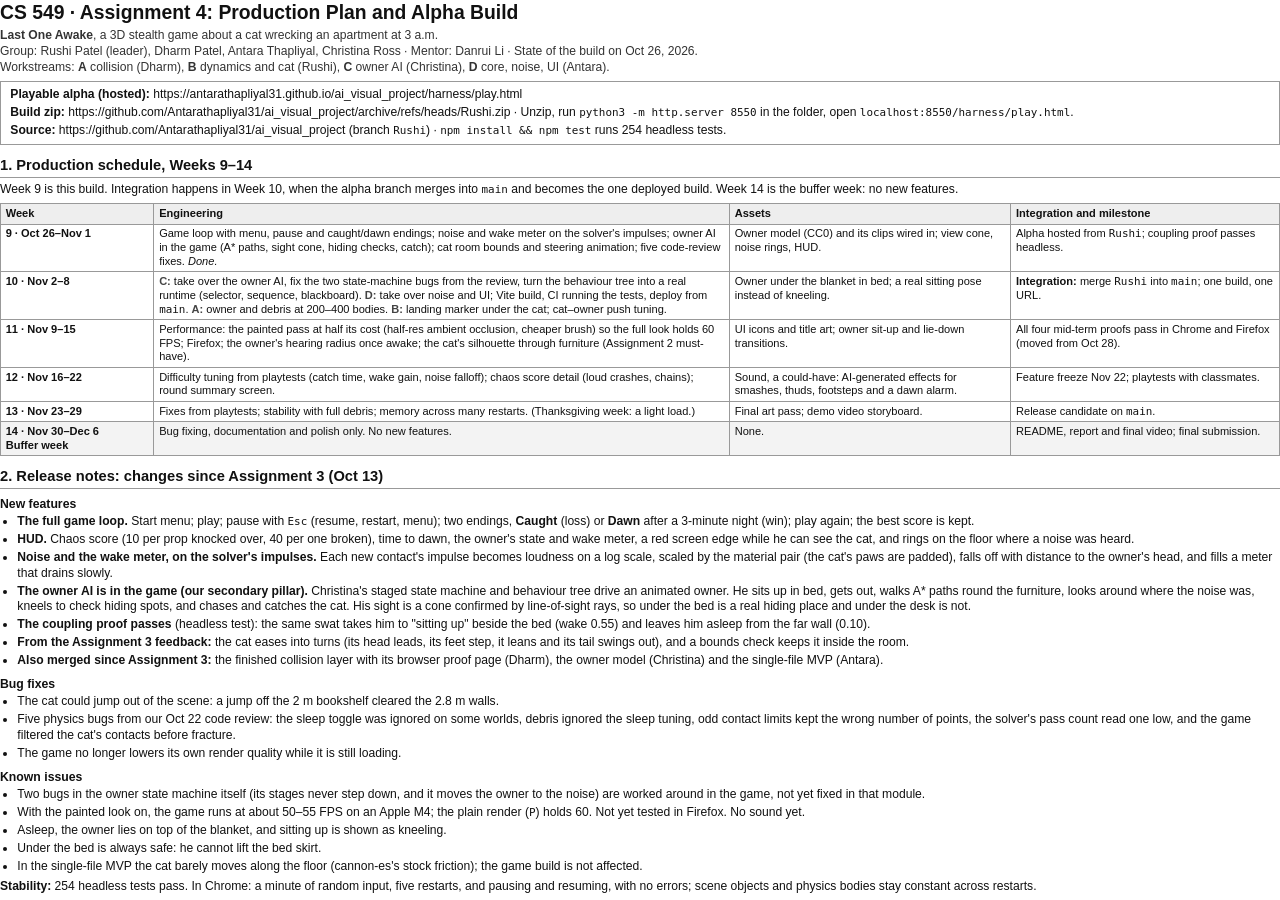
<file: AI Visual Comp graphics/ai_visual_project/docs/Assignment4_Last_One_Awake.html>
<!doctype html>
<html lang="en">
<head>
<meta charset="utf-8">
<title>CS 549 Assignment 4: Last One Awake</title>
<style>
  @page { size: Letter; margin: 0.5in 0.55in; }
  * { box-sizing: border-box; }
  body { font: 9.1pt/1.31 "Helvetica Neue", Helvetica, Arial, sans-serif; color: #111; margin: 0; }
  h1 { font-size: 14.5pt; margin: 0 0 2pt; }
  h2 { font-size: 11pt; margin: 8pt 0 3pt; padding-bottom: 1.5pt; border-bottom: 0.75pt solid #999; }
  h3 { font-size: 9.2pt; margin: 5pt 0 1.5pt; }
  p { margin: 0 0 4pt; }
  .meta { color: #333; margin-bottom: 4pt; }
  .links { border: 0.75pt solid #999; padding: 4pt 7pt; margin: 3pt 0 2pt; }
  .links p { margin: 0 0 1.5pt; }
  .links p:last-child { margin: 0; }
  code { font: 8.2pt Menlo, Consolas, monospace; }
  ul { margin: 0 0 3pt; padding-left: 13pt; }
  li { margin-bottom: 1.6pt; }
  table { border-collapse: collapse; width: 100%; margin: 3pt 0 4pt; font-size: 8.3pt; line-height: 1.25; }
  th, td { border: 0.5pt solid #999; padding: 2pt 3.5pt; vertical-align: top; text-align: left; }
  th { background: #eee; }
  td.wk { white-space: nowrap; font-weight: 600; }
  tr.buffer td { background: #f3f3f3; }
  tr { break-inside: avoid; }
  h2, h3 { break-after: avoid; }
  .who { color: #444; font-weight: 600; }
</style>
</head>
<body>

<h1>CS 549 · Assignment 4: Production Plan and Alpha Build</h1>
<p class="meta"><b>Last One Awake</b>, a 3D stealth game about a cat wrecking an apartment at 3 a.m.<br>
Group: Rushi Patel (leader), Dharm Patel, Antara Thapliyal, Christina Ross · Mentor: Danrui Li · State of the build on Oct 26, 2026.<br>
Workstreams: <b>A</b> collision (Dharm), <b>B</b> dynamics and cat (Rushi), <b>C</b> owner AI (Christina), <b>D</b> core, noise, UI (Antara).</p>

<div class="links">
  <p><b>Playable alpha (hosted):</b> https://antarathapliyal31.github.io/ai_visual_project/harness/play.html</p>
  <p><b>Build zip:</b> https://github.com/Antarathapliyal31/ai_visual_project/archive/refs/heads/Rushi.zip · Unzip, run <code>python3 -m http.server 8550</code> in the folder, open <code>localhost:8550/harness/play.html</code>.</p>
  <p><b>Source:</b> https://github.com/Antarathapliyal31/ai_visual_project (branch <code>Rushi</code>) · <code>npm install &amp;&amp; npm test</code> runs 254 headless tests.</p>
</div>

<h2>1. Production schedule, Weeks 9–14</h2>
<p>Week 9 is this build. Integration happens in Week 10, when the alpha branch merges into <code>main</code> and becomes the one deployed build. Week 14 is the buffer week: no new features.</p>
<table>
  <tr><th style="width:12%">Week</th><th style="width:45%">Engineering</th><th style="width:22%">Assets</th><th>Integration and milestone</th></tr>
  <tr><td class="wk">9 · Oct 26–Nov 1</td>
    <td>Game loop with menu, pause and caught/dawn endings; noise and wake meter on the solver's impulses; owner AI in the game (A* paths, sight cone, hiding checks, catch); cat room bounds and steering animation; five code-review fixes. <i>Done.</i></td>
    <td>Owner model (CC0) and its clips wired in; view cone, noise rings, HUD.</td>
    <td>Alpha hosted from <code>Rushi</code>; coupling proof passes headless.</td></tr>
  <tr><td class="wk">10 · Nov 2–8</td>
    <td><span class="who">C:</span> take over the owner AI, fix the two state-machine bugs from the review, turn the behaviour tree into a real runtime (selector, sequence, blackboard). <span class="who">D:</span> take over noise and UI; Vite build, CI running the tests, deploy from <code>main</code>. <span class="who">A:</span> owner and debris at 200–400 bodies. <span class="who">B:</span> landing marker under the cat; cat–owner push tuning.</td>
    <td>Owner under the blanket in bed; a real sitting pose instead of kneeling.</td>
    <td><b>Integration:</b> merge <code>Rushi</code> into <code>main</code>; one build, one URL.</td></tr>
  <tr><td class="wk">11 · Nov 9–15</td>
    <td>Performance: the painted pass at half its cost (half-res ambient occlusion, cheaper brush) so the full look holds 60 FPS; Firefox; the owner's hearing radius once awake; the cat's silhouette through furniture (Assignment 2 must-have).</td>
    <td>UI icons and title art; owner sit-up and lie-down transitions.</td>
    <td>All four mid-term proofs pass in Chrome and Firefox (moved from Oct 28).</td></tr>
  <tr><td class="wk">12 · Nov 16–22</td>
    <td>Difficulty tuning from playtests (catch time, wake gain, noise falloff); chaos score detail (loud crashes, chains); round summary screen.</td>
    <td>Sound, a could-have: AI-generated effects for smashes, thuds, footsteps and a dawn alarm.</td>
    <td>Feature freeze Nov 22; playtests with classmates.</td></tr>
  <tr><td class="wk">13 · Nov 23–29</td>
    <td>Fixes from playtests; stability with full debris; memory across many restarts. (Thanksgiving week: a light load.)</td>
    <td>Final art pass; demo video storyboard.</td>
    <td>Release candidate on <code>main</code>.</td></tr>
  <tr class="buffer"><td class="wk">14 · Nov 30–Dec 6<br>Buffer week</td>
    <td>Bug fixing, documentation and polish only. No new features.</td>
    <td>None.</td>
    <td>README, report and final video; final submission.</td></tr>
</table>

<h2>2. Release notes: changes since Assignment 3 (Oct 13)</h2>
<h3>New features</h3>
<ul>
  <li><b>The full game loop.</b> Start menu; play; pause with <code>Esc</code> (resume, restart, menu); two endings, <b>Caught</b> (loss) or <b>Dawn</b> after a 3-minute night (win); play again; the best score is kept.</li>
  <li><b>HUD.</b> Chaos score (10 per prop knocked over, 40 per one broken), time to dawn, the owner's state and wake meter, a red screen edge while he can see the cat, and rings on the floor where a noise was heard.</li>
  <li><b>Noise and the wake meter, on the solver's impulses.</b> Each new contact's impulse becomes loudness on a log scale, scaled by the material pair (the cat's paws are padded), falls off with distance to the owner's head, and fills a meter that drains slowly.</li>
  <li><b>The owner AI is in the game (our secondary pillar).</b> Christina's staged state machine and behaviour tree drive an animated owner. He sits up in bed, gets out, walks A* paths round the furniture, looks around where the noise was, kneels to check hiding spots, and chases and catches the cat. His sight is a cone confirmed by line-of-sight rays, so under the bed is a real hiding place and under the desk is not.</li>
  <li><b>The coupling proof passes</b> (headless test): the same swat takes him to "sitting up" beside the bed (wake 0.55) and leaves him asleep from the far wall (0.10).</li>
  <li><b>From the Assignment 3 feedback:</b> the cat eases into turns (its head leads, its feet step, it leans and its tail swings out), and a bounds check keeps it inside the room.</li>
  <li><b>Also merged since Assignment 3:</b> the finished collision layer with its browser proof page (Dharm), the owner model (Christina) and the single-file MVP (Antara).</li>
</ul>
<h3>Bug fixes</h3>
<ul>
  <li>The cat could jump out of the scene: a jump off the 2 m bookshelf cleared the 2.8 m walls.</li>
  <li>Five physics bugs from our Oct 22 code review: the sleep toggle was ignored on some worlds, debris ignored the sleep tuning, odd contact limits kept the wrong number of points, the solver's pass count read one low, and the game filtered the cat's contacts before fracture.</li>
  <li>The game no longer lowers its own render quality while it is still loading.</li>
</ul>
<h3>Known issues</h3>
<ul>
  <li>Two bugs in the owner state machine itself (its stages never step down, and it moves the owner to the noise) are worked around in the game, not yet fixed in that module.</li>
  <li>With the painted look on, the game runs at about 50–55 FPS on an Apple M4; the plain render (<code>P</code>) holds 60. Not yet tested in Firefox. No sound yet.</li>
  <li>Asleep, the owner lies on top of the blanket, and sitting up is shown as kneeling.</li>
  <li>Under the bed is always safe: he cannot lift the bed skirt.</li>
  <li>In the single-file MVP the cat barely moves along the floor (cannon-es's stock friction); the game build is not affected.</li>
</ul>
<p><b>Stability:</b> 254 headless tests pass. In Chrome: a minute of random input, five restarts, and pausing and resuming, with no errors; scene objects and physics bodies stay constant across restarts.</p>

</body>
</html>
</file>
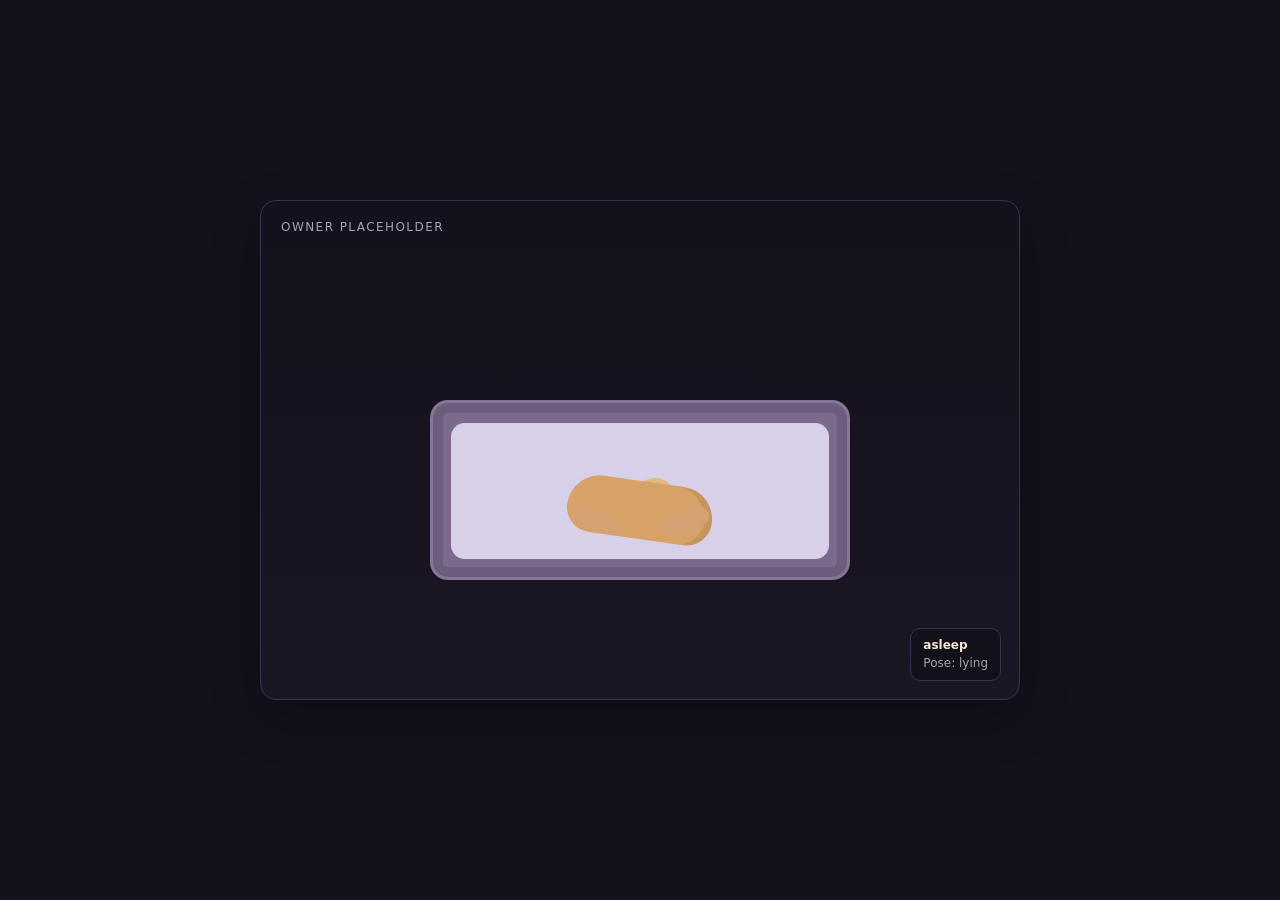
<file: AI Visual Comp graphics/ai_visual_project/harness/owner-placeholder-demo.html>
<!doctype html>
<html lang="en">
<head>
  <meta charset="utf-8">
  <meta name="viewport" content="width=device-width, initial-scale=1">
  <title>Owner Placeholder Demo</title>
  <style>
    :root {
      --bg: #14111c;
      --panel: rgba(28, 23, 40, 0.94);
      --ink: #f3e7d3;
      --muted: #a89fb3;
      --line: #3b3050;
      --bed: #7c6a8d;
      --mattress: #d8d0e8;
      --owner: #d7a267;
      --accent: #7fa8e0;
    }
    * { box-sizing: border-box; }
    body {
      margin: 0;
      height: 100vh;
      background: var(--bg);
      color: var(--ink);
      font: 13px/1.45 system-ui, sans-serif;
      display: grid;
      place-items: center;
    }
    .scene {
      position: relative;
      width: min(760px, 90vw);
      height: min(500px, 72vh);
      background: linear-gradient(#14111c, #1a1624);
      border: 1px solid var(--line);
      border-radius: 16px;
      overflow: hidden;
      box-shadow: 0 18px 48px rgba(0,0,0,0.28);
    }
    .title {
      position: absolute;
      top: 18px;
      left: 20px;
      z-index: 2;
      font-size: 12px;
      letter-spacing: 0.12em;
      text-transform: uppercase;
      color: var(--muted);
    }
    .bed {
      position: absolute;
      left: 50%;
      top: 58%;
      transform: translate(-50%, -50%);
      width: 420px;
      height: 180px;
      background: var(--bed);
      border: 3px solid rgba(255,255,255,0.08);
      border-radius: 18px;
      box-shadow: inset 0 0 0 10px rgba(0,0,0,0.12);
    }
    .mattress {
      position: absolute;
      inset: 20px 18px 18px 18px;
      background: var(--mattress);
      border-radius: 14px;
    }
    .owner {
      position: absolute;
      left: 50%;
      top: 62%;
      width: 190px;
      height: 100px;
      transform: translate(-50%, -50%);
      transition: transform 0.35s ease;
    }
    .owner-body {
      position: absolute;
      left: 50%;
      top: 50%;
      transform: translate(-50%, -50%);
      width: 120px;
      height: 62px;
      background: var(--owner);
      border-radius: 44px 44px 24px 24px;
      box-shadow: inset -8px 0 0 rgba(0,0,0,0.08);
    }
    .owner-head {
      position: absolute;
      left: 50%;
      top: 20%;
      transform: translateX(-50%);
      width: 42px;
      height: 42px;
      background: #e4b785;
      border-radius: 50%;
    }
    .owner-arm {
      position: absolute;
      top: 52%;
      width: 50px;
      height: 18px;
      background: #d4a172;
      border-radius: 16px;
    }
    .owner-arm.left { left: 18%; transform: rotate(18deg); }
    .owner-arm.right { right: 18%; transform: rotate(-18deg); }
    .owner.lying .owner-body {
      width: 146px;
      height: 58px;
      border-radius: 36px 36px 28px 28px;
      transform: translate(-50%, -50%) rotate(8deg);
    }
    .owner.lying .owner-head {
      top: 18%;
      left: 58%;
      transform: translateX(-50%) rotate(14deg);
    }
    .owner.lying .owner-arm.left { left: 13%; }
    .owner.lying .owner-arm.right { right: 13%; }
    .owner.standing .owner-body {
      width: 90px;
      height: 76px;
      border-radius: 28px 28px 20px 20px;
      transform: translate(-50%, -50%) rotate(0deg);
    }
    .owner.standing .owner-head {
      top: -6%;
    }
    .status {
      position: absolute;
      right: 18px;
      bottom: 18px;
      z-index: 2;
      background: rgba(17,15,22,0.8);
      border: 1px solid var(--line);
      border-radius: 10px;
      padding: 8px 12px;
      font-size: 12px;
      color: var(--muted);
    }
    .status strong { color: var(--ink); }
  </style>
</head>
<body>
  <div class="scene">
    <div class="title">Owner Placeholder</div>
    <div class="bed">
      <div class="mattress"></div>
    </div>
    <div class="owner lying" id="owner">
      <div class="owner-head"></div>
      <div class="owner-body"></div>
      <div class="owner-arm left"></div>
      <div class="owner-arm right"></div>
    </div>
    <div class="status">
      <strong id="state">asleep</strong><br>
      Pose: <span id="pose">lying</span>
    </div>
  </div>

  <script type="module">
    import { createOwnerPlaceholder } from '../src/ai/index.js';

    const owner = createOwnerPlaceholder({ bedPosition: [0, 0, 0] });
    const ownerNode = document.getElementById('owner');
    const stateNode = document.getElementById('state');
    const poseNode = document.getElementById('pose');

    function render() {
      ownerNode.classList.remove('lying', 'standing', 'sitting');
      ownerNode.classList.add(owner.pose);
      stateNode.textContent = owner.state;
      poseNode.textContent = owner.pose;
    }

    render();

    setTimeout(() => {
      owner.setState('stirring');
      render();
    }, 1200);

    setTimeout(() => {
      owner.setState('standing');
      render();
    }, 2600);

    setTimeout(() => {
      owner.returnToBed();
      render();
    }, 4400);
  </script>
</body>
</html>
</file>
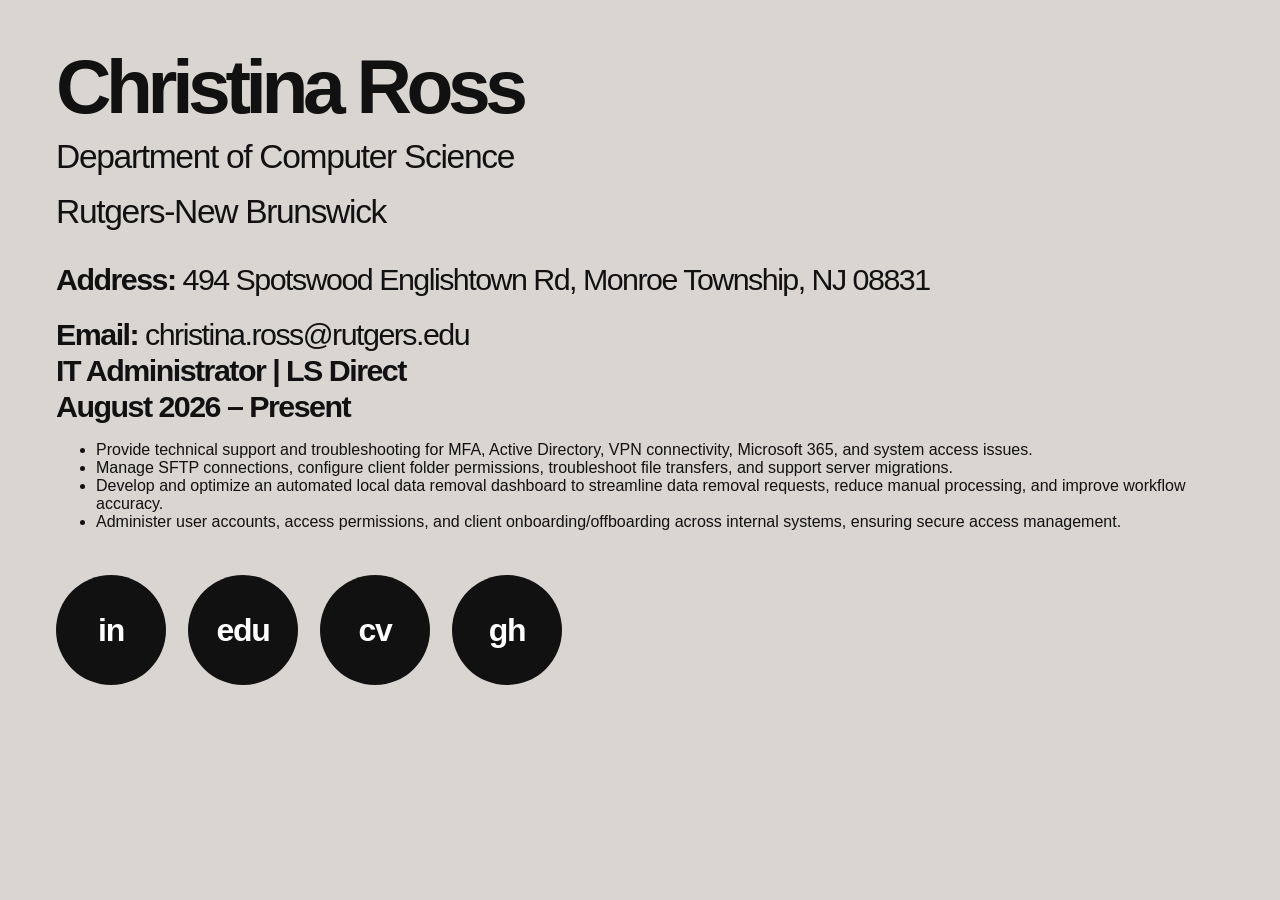
<file: AI Visual Comp graphics/ai_visual_project/harness/owner-preview.html>
<!doctype html>
<html lang="en">
<head>
  <meta charset="utf-8" />
  <meta name="viewport" content="width=device-width, initial-scale=1" />
  <title>Owner Preview</title>
  <style>
    :root {
      --paper: #d9d6d2;
      --ink: #111111;
      --muted: #1f1f1f;
    }

    * { box-sizing: border-box; }

    html, body {
      margin: 0;
      min-height: 100%;
      background: var(--paper);
      color: var(--ink);
      font-family: Arial, Helvetica, sans-serif;
    }

    body {
      min-height: 100vh;
      display: flex;
      align-items: flex-start;
      justify-content: flex-start;
      overflow-x: hidden;
      overflow-y: auto;
    }

    .profile {
      width: min(1200px, calc(100vw - 120px));
      margin-left: 56px;
      margin-top: 52px;
      margin-bottom: 48px;
    }

    h1 {
      margin: 0;
      font-size: clamp(4rem, 6vw, 8rem);
      line-height: 0.9;
      letter-spacing: -0.07em;
      font-weight: 800;
      color: var(--ink);
    }

    .dept,
    .school {
      margin-top: 18px;
      font-size: clamp(2.1rem, 2.4vw, 3.3rem);
      line-height: 1.1;
      letter-spacing: -0.04em;
      font-weight: 400;
      color: var(--ink);
    }

    .details {
      margin-top: 30px;
      display: grid;
      gap: 18px;
    }

    .line {
      font-size: clamp(1.9rem, 2.3vw, 3.2rem);
      line-height: 1.2;
      letter-spacing: -0.05em;
      font-weight: 400;
      color: var(--ink);
      white-space: normal;
    }

    .line strong {
      font-weight: 800;
    }

    .links {
      display: flex;
      gap: 22px;
      margin-top: 44px;
      flex-wrap: wrap;
    }

    .link {
      width: 110px;
      height: 110px;
      border-radius: 50%;
      background: var(--ink);
      color: #ffffff;
      display: inline-flex;
      align-items: center;
      justify-content: center;
      text-decoration: none;
      font-size: 2rem;
      line-height: 1;
      letter-spacing: -0.04em;
      font-weight: 700;
      text-transform: lowercase;
    }

    @media (max-width: 900px) {
      .profile {
        width: calc(100vw - 32px);
        margin-left: 18px;
        margin-top: 28px;
      }

      .link {
        width: 84px;
        height: 84px;
        font-size: 1.6rem;
      }
    }
  </style>
</head>
<body>
  <main class="profile" aria-label="Christina Ross profile">
    <h1>Christina Ross</h1>

    <div class="dept">Department of Computer Science</div>
    <div class="school">Rutgers-New Brunswick</div>

    <div class="details">
      <div class="line"><strong>Address:</strong> 494 Spotswood Englishtown Rd, Monroe Township, NJ 08831</div>
      <div class="line"><strong>Email:</strong> christina.ross@rutgers.edu</div>
    </div>

    <section class="experience" aria-label="Experience">
      <div class="line"><strong>IT Administrator | LS Direct</strong></div>
      <div class="line"><strong>August 2026 – Present</strong></div>
      <ul>
        <li>Provide technical support and troubleshooting for MFA, Active Directory, VPN connectivity, Microsoft 365, and system access issues.</li>
        <li>Manage SFTP connections, configure client folder permissions, troubleshoot file transfers, and support server migrations.</li>
        <li>Develop and optimize an automated local data removal dashboard to streamline data removal requests, reduce manual processing, and improve workflow accuracy.</li>
        <li>Administer user accounts, access permissions, and client onboarding/offboarding across internal systems, ensuring secure access management.</li>
      </ul>
    </section>

    <nav class="links" aria-label="Social links">
      <a class="link" href="#" aria-label="LinkedIn">in</a>
      <a class="link" href="#" aria-label="Educational profile">edu</a>
      <a class="link" href="#" aria-label="CV">cv</a>
      <a class="link" href="#" aria-label="GitHub">gh</a>
    </nav>
  </main>
</body>
</html>
</file>
<file: style.css>
:root {
  --page-bg: #ffffff;
  --text: #111111;
  --muted: #4c4c4c;
  --soft: #f3f3f3;
  --divider: #e7e7e7;
  --black: #111111;
}

* {
  box-sizing: border-box;
}

html {
  scroll-behavior: smooth;
}

body {
  margin: 0;
  background: var(--page-bg);
  color: var(--text);
  font-family: "Inter", "Helvetica Neue", Arial, sans-serif;
}

img {
  max-width: 100%;
  display: block;
}

 a {
  color: inherit;
}

.page-shell {
  width: min(1200px, calc(100% - 72px));
  margin: 0 auto;
  padding: 72px 0 90px;
}

.hero {
  display: flex;
  align-items: center;
  justify-content: center;
  gap: 160px;
  min-height: 420px;
}

.hero-copy {
  flex: 0 1 auto;
  min-width: 0;
  padding-top: 12px;
}

h1 {
  margin: 0;
  font-size: clamp(3rem, 4vw, 5.2rem);
  line-height: 0.95;
  letter-spacing: -0.07em;
  font-weight: 800;
}

.dept,
.school {
  margin: 0;
  font-size: clamp(1rem, 1.2vw, 1.2rem);
  font-weight: 500;
  color: var(--text);
}

.dept {
  margin-top: 18px;
}

.school {
  margin-top: 8px;
}

.contact-list {
  margin-top: 30px;
  display: flex;
  flex-direction: column;
  gap: 10px;
}

.contact-row {
  display: flex;
  align-items: center;
  flex-wrap: wrap;
  gap: 0.45rem;
  font-size: 1.03rem;
  line-height: 1.6;
  color: var(--text);
}

.label {
  font-weight: 700;
}

.contact-row a {
  text-decoration: none;
  color: var(--text);
}

.social-links {
  display: flex;
  align-items: center;
  gap: 18px;
  margin-top: 28px;
  flex-wrap: wrap;
}

.icon-circle {
  display: inline-flex;
  align-items: center;
  justify-content: center;
  width: 52px;
  height: 52px;
  border-radius: 50%;
  background: var(--black);
  color: #ffffff;
  text-decoration: none;
  font-size: 0.62rem;
  font-weight: 700;
  letter-spacing: 0.02em;
  text-transform: lowercase;
  transition: transform 0.2s ease, opacity 0.2s ease;
}

.icon-circle:hover {
  opacity: 0.9;
  transform: translateY(-1px);
}

.photo-wrap {
  flex: 0 0 300px;
  align-self: flex-start;
  display: flex;
  justify-content: center;
  margin-top: 50px;
  padding: 0;
}

.photo-wrap img {
  width: 300px;
  height: auto;
  aspect-ratio: 5 / 6;
  object-fit: cover;
  object-position: center 40%;
  display: block;
  border: 0;
  box-shadow: none;
  border-radius: 0;
  background: transparent;
}

.divider {
  border-top: 1px solid var(--divider);
  margin-top: 48px;
}

.about-section {
  padding-top: 34px;
}

.about-section h2 {
  margin: 0 0 16px;
  font-size: clamp(2.2rem, 2.4vw, 3.1rem);
  line-height: 1.05;
  letter-spacing: -0.05em;
  font-weight: 700;
}

.about-section p {
  max-width: 980px;
  margin: 0;
  font-size: 1.02rem;
  line-height: 1.8;
  color: var(--muted);
}

.section-header {
  display: flex;
  align-items: flex-end;
  justify-content: space-between;
  gap: 16px;
  margin-bottom: 18px;
}

.section-header h2 {
  margin: 0;
  font-size: clamp(2.2rem, 2.4vw, 3.1rem);
  line-height: 1.05;
  letter-spacing: -0.05em;
  font-weight: 700;
}

.position-count {
  color: var(--muted);
  font-size: 0.8rem;
  font-weight: 700;
  letter-spacing: 0.12em;
  text-transform: uppercase;
}

.experience-section {
  padding-top: 52px;
}

.experience-list {
  display: flex;
  flex-direction: column;
  gap: 18px;
}

.experience-item {
  border: 1px solid var(--divider);
  border-radius: 20px;
  background: #ffffff;
  transition: border-color 0.2s ease, box-shadow 0.2s ease;
}

.experience-item[open] {
  box-shadow: 0 16px 28px rgba(17, 17, 17, 0.04);
}

.experience-item summary {
  list-style: none;
  display: flex;
  align-items: center;
  justify-content: space-between;
  gap: 18px;
  padding: 20px 24px;
  cursor: pointer;
}

.experience-item summary::-webkit-details-marker {
  display: none;
}

.summary-main {
  display: flex;
  flex-direction: column;
  gap: 4px;
}

.job-title {
  margin: 0;
  font-size: clamp(1.15rem, 1.4vw, 1.5rem);
  font-weight: 700;
  letter-spacing: -0.04em;
}

.company-line {
  margin: 0;
  color: var(--muted);
  font-size: 0.96rem;
}

.chevron {
  width: 14px;
  height: 14px;
  border-right: 2px solid var(--text);
  border-bottom: 2px solid var(--text);
  transform: rotate(45deg);
  transition: transform 0.2s ease;
  flex-shrink: 0;
}

.experience-item[open] .chevron {
  transform: rotate(225deg);
}

.details-content {
  padding: 0 24px 22px;
  color: var(--muted);
}

.details-content ul {
  margin: 0;
  padding-left: 1.2rem;
  line-height: 1.8;
}

.details-content li + li {
  margin-top: 4px;
}

.details-content a {
  color: var(--text);
  text-decoration: underline;
  text-underline-offset: 3px;
}

.certifications-section {
  padding-top: 56px;
}

.cert-links {
  display: flex;
  flex-wrap: wrap;
  gap: 20px;
  margin-top: 16px;
  font-weight: 600;
}

.projects-section {
  padding-top: 56px;
}

.projects-header {
  margin-bottom: 22px;
}

.project-carousel {
  display: grid;
  grid-template-columns: 48px minmax(0, 1fr) 48px;
  align-items: center;
  gap: 18px;
}

.project-stage {
  position: relative;
  height: 540px;
  perspective: 1800px;
  perspective-origin: center center;
  overflow: visible;
}

.project-grid {
  position: relative;
  width: 100%;
  height: 100%;
  transform-style: preserve-3d;
  overflow: visible;
  touch-action: pan-y;
  user-select: none;
}

.project-card {
  position: absolute;
  left: 50%;
  top: 50%;
  width: min(72vw, 660px);
  max-width: 660px;
  display: flex;
  flex-direction: column;
  background: #ffffff;
  border: 1px solid #dfe3e8;
  border-radius: 22px;
  overflow: hidden;
  cursor: pointer;
  transform-style: preserve-3d;
  transition: transform 0.7s cubic-bezier(0.2, 0.8, 0.2, 1), box-shadow 0.35s ease, border-color 0.35s ease, opacity 0.35s ease, filter 0.35s ease;
  box-shadow: 0 18px 38px rgba(17, 17, 17, 0.08);
  will-change: transform, opacity;
}

.project-card.is-active {
  border-color: #bfc6cf;
  box-shadow: 0 28px 54px rgba(17, 17, 17, 0.12);
}

.project-card.is-side {
  border-color: rgba(223, 227, 232, 0.88);
}

.project-card:hover,
.project-card:focus-visible {
  border-color: #c7ced6;
  box-shadow: 0 20px 44px rgba(17, 17, 17, 0.1);
}

.project-card:focus-visible {
  outline: 2px solid #111111;
  outline-offset: 3px;
}

.project-preview {
  display: flex;
  align-items: center;
  justify-content: center;
  width: 100%;
  height: 180px;
  background: #f3f3f3;
  border-bottom: 1px solid #e7e7e7;
  color: #2a2a2a;
  font-size: 0.9rem;
  font-weight: 700;
  letter-spacing: 0.12em;
  text-transform: uppercase;
}

.project-preview-icon {
  display: inline-flex;
  align-items: center;
  justify-content: center;
  font-size: 1.1rem;
}

.project-category,
.project-modal-category {
  display: inline-flex;
  align-items: center;
  justify-content: center;
  gap: 8px;
  margin-bottom: 12px;
  padding: 8px 14px;
  border-radius: 999px;
  background: #f3f3f3;
  border: 1px solid #e7e7e7;
  color: var(--text);
  font-size: 0.75rem;
  font-weight: 700;
  letter-spacing: 0.12em;
  text-transform: uppercase;
}

.project-content {
  display: flex;
  flex-direction: column;
  padding: 20px 18px 18px;
}

.project-content h3 {
  margin: 0 0 10px;
  font-size: clamp(1.3rem, 1.6vw, 2rem);
  line-height: 1.2;
  letter-spacing: -0.04em;
  color: var(--text);
}

.project-content p {
  margin: 0;
  color: var(--muted);
  line-height: 1.7;
  font-size: 0.98rem;
}

.project-card-actions {
  display: flex;
  justify-content: flex-end;
  margin-top: 18px;
}

.project-explore-button {
  appearance: none;
  border: 1px solid #111111;
  background: #111111;
  color: #ffffff;
  border-radius: 999px;
  padding: 10px 16px;
  font-size: 0.82rem;
  font-weight: 700;
  letter-spacing: 0.02em;
  cursor: pointer;
  transition: transform 0.2s ease, opacity 0.2s ease, background 0.2s ease;
}

.project-explore-button:hover,
.project-explore-button:focus-visible {
  transform: translateY(-1px);
  opacity: 0.96;
}

.project-explore-button:focus-visible {
  outline: 2px solid #111111;
  outline-offset: 2px;
}

.tech-tags {
  display: flex;
  flex-wrap: wrap;
  gap: 8px;
  margin-top: 16px;
}

.tech-tags span,
.modal-tech-tags span {
  display: inline-flex;
  align-items: center;
  padding: 6px 10px;
  border-radius: 999px;
  background: #f3f3f3;
  border: 1px solid #e7e7e7;
  color: #2a2a2a;
  font-size: 0.72rem;
  font-weight: 600;
  letter-spacing: 0.01em;
}

.project-nav {
  display: inline-flex;
  align-items: center;
  justify-content: center;
  width: 44px;
  height: 44px;
  border: 1px solid #dfe3e8;
  border-radius: 50%;
  background: #ffffff;
  color: var(--text);
  font-size: 1.4rem;
  cursor: pointer;
  box-shadow: 0 12px 24px rgba(17, 17, 17, 0.06);
  transition: transform 0.2s ease, border-color 0.2s ease;
  position: relative;
  z-index: 20;
}

.project-nav:hover,
.project-nav:focus-visible {
  transform: translateY(-1px);
  border-color: #c7ced6;
}

.project-nav:focus-visible {
  outline: 2px solid #111111;
  outline-offset: 2px;
}

.project-pagination {
  display: flex;
  justify-content: center;
  align-items: center;
  gap: 10px;
  position: relative;
  z-index: 2;
  margin-top: 16px;
  padding: 12px 0;
}

.project-page-indicator {
  width: 9px;
  height: 9px;
  padding: 0;
  border: none;
  border-radius: 50%;
  background: #d0d4da;
  cursor: pointer;
  transition: transform 0.2s ease, background 0.2s ease, opacity 0.2s ease;
}

.project-page-indicator.is-active {
  background: #111111;
  transform: scale(1.18);
}

.project-page-indicator:focus-visible {
  outline: 2px solid #111111;
  outline-offset: 2px;
}

.projects-footer {
  display: flex;
  justify-content: flex-start;
  padding-top: 20px;
}

.view-all-link {
  color: var(--text);
  text-decoration: none;
  font-weight: 600;
  font-size: 0.98rem;
}

.view-all-link:hover {
  text-decoration: underline;
}

.project-modal {
  position: fixed;
  inset: 0;
  display: none;
  align-items: center;
  justify-content: center;
  z-index: 1000;
  padding: 24px;
}

.project-modal.is-visible {
  display: flex;
}

.project-modal-backdrop {
  position: absolute;
  inset: 0;
  background: rgba(0, 0, 0, 0.7);
}

.project-modal-dialog {
  position: relative;
  z-index: 1;
  width: min(1180px, 100%);
  max-height: min(90vh, 900px);
  overflow: auto;
  background: #ffffff;
  border: 1px solid #dfe3e8;
  border-radius: 28px;
  box-shadow: 0 18px 44px rgba(17, 17, 17, 0.12);
  color: var(--text);
}

.modal-close {
  position: absolute;
  top: 18px;
  right: 18px;
  width: 34px;
  height: 34px;
  border: 1px solid #dfe3e8;
  border-radius: 50%;
  background: #ffffff;
  color: var(--text);
  font-size: 1.7rem;
  line-height: 1;
  cursor: pointer;
}

.modal-header {
  padding: 28px 28px 18px;
}

.project-subtitle {
  margin: 8px 0 0;
  color: var(--muted);
  font-size: 1rem;
  line-height: 1.6;
}

.project-detail-tabs {
  display: flex;
  flex-wrap: wrap;
  gap: 10px;
  padding: 0 28px;
  border-bottom: 1px solid var(--divider);
}

.project-detail-tabs button {
  border: 1px solid #dfe3e8;
  background: #ffffff;
  color: var(--text);
  border-radius: 999px;
  padding: 9px 14px;
  font-size: 0.77rem;
  font-weight: 700;
  letter-spacing: 0.04em;
  text-transform: uppercase;
  cursor: pointer;
}

.project-detail-tabs button.active {
  background: #111111;
  border-color: #111111;
  color: #ffffff;
}

.modal-content {
  padding: 24px 28px 0;
}

.tab-panel {
  display: block;
}

.project-kicker {
  margin-bottom: 8px;
  color: var(--muted);
  font-size: 0.75rem;
  font-weight: 700;
  letter-spacing: 0.12em;
  text-transform: uppercase;
}

.tab-panel h4 {
  margin: 0 0 12px;
  font-size: clamp(1.6rem, 2vw, 2.1rem);
  letter-spacing: -0.05em;
}

.tab-panel p {
  margin: 0 0 12px;
  color: var(--muted);
  line-height: 1.8;
}

.project-quietnets {
  margin-top: 22px;
  padding: 18px 20px;
  border: 1px solid var(--divider);
  border-radius: 18px;
  background: #f7f7f7;
}

.project-quietnets h5 {
  margin: 0 0 6px;
  font-size: 1rem;
}

.project-quietnets p {
  margin: 0;
}

.modal-section {
  margin-top: 26px;
}

.modal-section h4 {
  margin: 0 0 12px;
  font-size: 1.2rem;
  letter-spacing: -0.04em;
}

.modal-section ul {
  margin: 0;
  padding-left: 1.05rem;
  line-height: 1.8;
  color: var(--muted);
}

.architecture-flow {
  display: flex;
  flex-direction: column;
  gap: 10px;
}

.arch-box {
  display: flex;
  align-items: center;
  gap: 14px;
  padding: 14px 16px;
  border: 1px solid var(--divider);
  border-radius: 16px;
  background: #fafafa;
}

.arch-box .icon {
  display: flex;
  align-items: center;
  justify-content: center;
  width: 42px;
  height: 42px;
  border-radius: 12px;
  background: #f0f0f0;
  font-size: 1.2rem;
}

.arch-box strong {
  display: block;
  margin-bottom: 2px;
  font-size: 0.94rem;
}

.arch-box span {
  display: block;
  color: var(--muted);
  font-size: 0.82rem;
}

.arch-arrow {
  text-align: center;
  color: var(--muted);
  font-size: 1.2rem;
}

.security-checklist,
.tech-table {
  display: grid;
  grid-template-columns: repeat(2, minmax(0, 1fr));
  gap: 16px 20px;
}

.issue,
.tech-row {
  display: flex;
  flex-direction: column;
  gap: 6px;
  padding: 16px;
  border: 1px solid var(--divider);
  border-radius: 16px;
  background: #fafafa;
}

.issue::before,
.tech-table .tech-row::before {
  content: "✓";
  color: #62d39a;
  font-weight: 800;
  font-size: 1.2rem;
  display: inline-block;
  margin-right: 10px;
  vertical-align: middle;
}

.issue strong,
.tech-row strong {
  display: inline-flex;
  align-items: center;
  margin-bottom: 2px;
  font-size: 0.97rem;
}

.issue span,
.tech-row span {
  color: var(--muted);
  line-height: 1.7;
}

.test-grid {
  display: grid;
  grid-template-columns: repeat(2, minmax(0, 1fr));
  gap: 20px 30px;
  margin-top: 12px;
}

.test-stat {
  display: flex;
  flex-direction: column;
  gap: 6px;
}

.test-stat strong {
  font-size: clamp(2.2rem, 3vw, 3rem);
  letter-spacing: -0.06em;
}

.test-stat span {
  color: var(--muted);
  font-size: 1rem;
}

.adversarial-list {
  margin-top: 22px;
  padding-left: 1.2rem;
}

.note-text {
  margin-top: 26px;
  color: var(--muted);
}

.modal-links {
  display: flex;
  flex-wrap: wrap;
  gap: 12px;
  margin-top: 0;
  padding: 0 28px 28px;
}

.modal-links a {
  display: inline-flex;
  align-items: center;
  justify-content: center;
  padding: 10px 14px;
  border: 1px solid #dfe3e8;
  border-radius: 999px;
  text-decoration: none;
  color: var(--text);
  background: #f7f7f7;
  transition: border-color 0.2s ease, transform 0.2s ease;
}

.modal-links a[hidden],
.modal-links:not(:has(a:not([hidden]))) {
  display: none;
}

.modal-links a:hover {
  border-color: #c7ced6;
  transform: translateY(-1px);
}

@media (max-width: 980px) {
  .project-carousel {
    grid-template-columns: 40px minmax(0, 1fr) 40px;
    gap: 12px;
  }

  .project-stage {
    height: 500px;
  }

  .project-card {
    width: min(72vw, 560px);
  }

  .security-checklist,
  .tech-table {
    grid-template-columns: 1fr;
  }
}

@media (max-width: 720px) {
  .project-carousel {
    grid-template-columns: 1fr;
    gap: 14px;
  }

  .project-nav {
    display: none;
  }

  .project-stage {
    height: 460px;
  }

  .project-card {
    width: min(80vw, 440px);
  }

  .project-content {
    padding: 18px 16px 16px;
  }

  .project-content h3 {
    letter-spacing: -0.03em;
  }
}

@media (prefers-reduced-motion: reduce) {
  .project-card,
  .project-nav,
  .project-page-indicator,
  .project-explore-button {
    transition: none;
  }
}

@media (max-width: 820px) {
  .page-shell {
    width: min(100% - 28px, 680px);
    padding-top: 38px;
    padding-bottom: 52px;
  }

  .hero {
    flex-direction: column;
    align-items: center;
    text-align: center;
    gap: 26px;
  }

  .hero-copy {
    width: 100%;
  }

  .contact-row {
    justify-content: center;
  }

  .social-links {
    justify-content: center;
  }

  .photo-wrap {
    width: 100%;
    justify-content: center;
    flex-basis: auto;
    align-self: center;
    margin-top: 0;
    padding: 0;
  }

  .photo-wrap img {
    width: min(72vw, 320px);
    height: auto;
    max-height: none;
  }

  .divider {
    margin-top: 32px;
  }
}

.project-content .project-card-subtitle {
  margin: -4px 0 10px;
  color: var(--text);
  font-weight: 600;
  font-size: 1rem;
}

.project-modal-category[hidden],
.project-subtitle[hidden] {
  display: none;
}

.project-preview {
  overflow: hidden;
}

.project-preview-image {
  width: 100%;
  height: 100%;
  object-fit: cover;
  object-position: top left;
  display: block;
  user-select: none;
}
</file>
